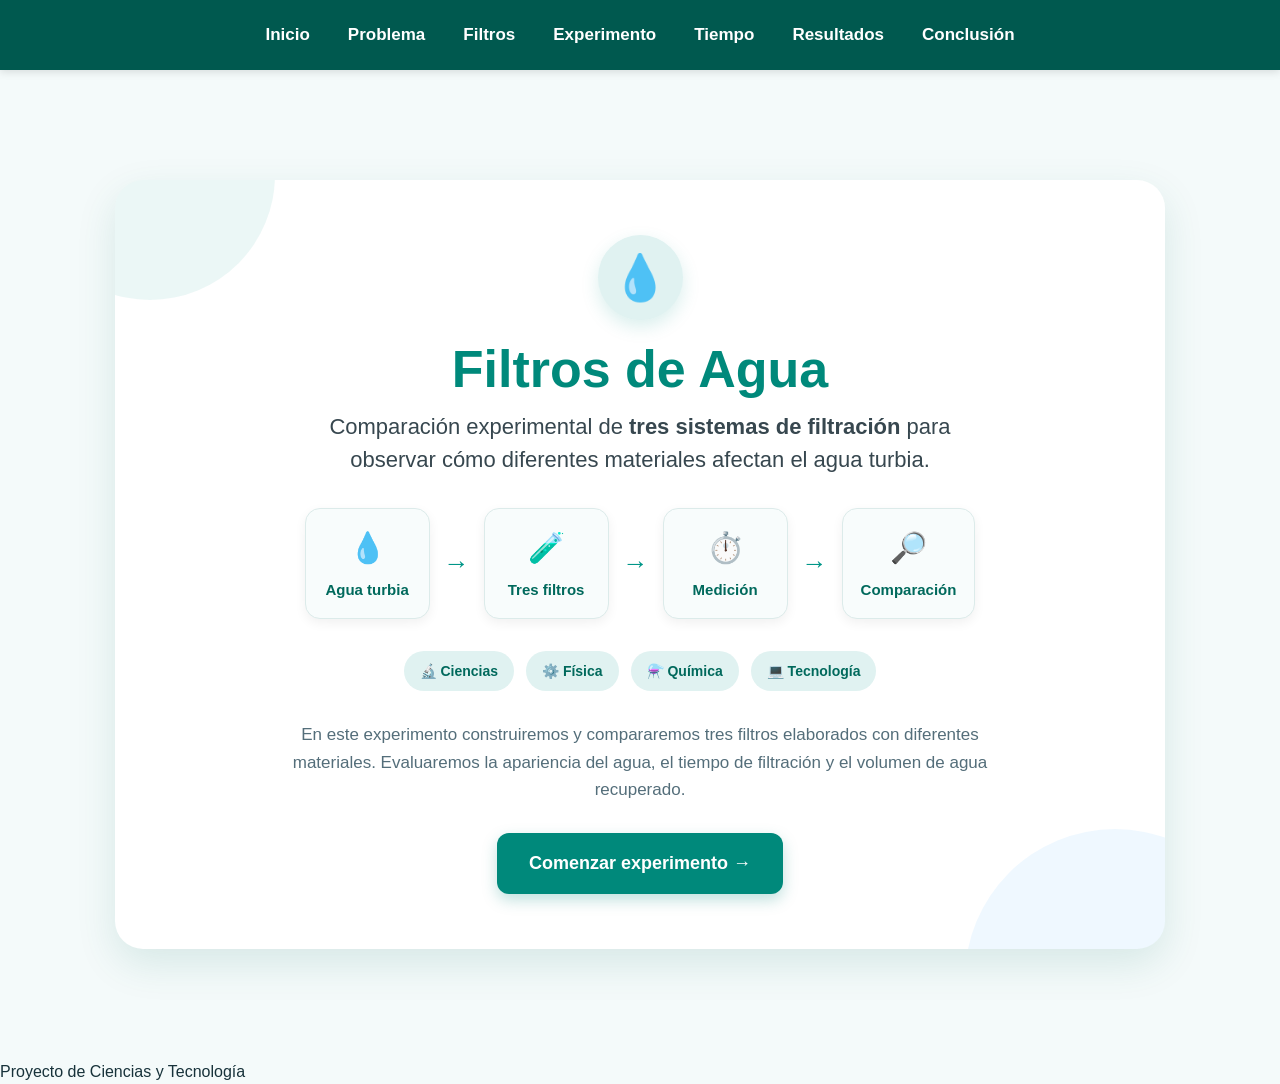
<file: index.html>
<!DOCTYPE html>
<html lang="es">

<head>

<meta charset="UTF-8">

<meta name="viewport"
content="width=device-width, initial-scale=1.0">

<title>Filtros de Agua</title>

<link rel="stylesheet" href="estilos.css">


<style>

/* =========================================
   PORTADA
========================================= */

body {
    margin: 0;
    background: #f4fafa;
}


/* CONTENEDOR PRINCIPAL */

.inicio {
    min-height: calc(100vh - 70px);

    display: flex;
    align-items: center;
    justify-content: center;

    padding: 50px 25px;

    box-sizing: border-box;
}


/* TARJETA PRINCIPAL */

.portada {
    width: 100%;
    max-width: 1050px;

    background: white;

    border-radius: 28px;

    padding: 55px 60px;

    text-align: center;

    box-shadow:
        0 15px 40px rgba(0, 105, 92, 0.12);

    position: relative;
    overflow: hidden;
}


/* DECORACIÓN SUPERIOR */

.portada::before {
    content: "";

    position: absolute;

    width: 250px;
    height: 250px;

    border-radius: 50%;

    background: rgba(0, 150, 136, 0.08);

    top: -130px;
    left: -90px;
}


.portada::after {
    content: "";

    position: absolute;

    width: 300px;
    height: 300px;

    border-radius: 50%;

    background: rgba(33, 150, 243, 0.07);

    bottom: -180px;
    right: -100px;
}


/* CONTENIDO POR ENCIMA DE LA DECORACIÓN */

.contenido-portada {
    position: relative;
    z-index: 2;
}


/* GOTA */

.gota-inicio {
    width: 85px;
    height: 85px;

    margin: 0 auto 18px;

    display: flex;
    justify-content: center;
    align-items: center;

    background: #e0f2f1;

    border-radius: 50%;

    font-size: 45px;

    box-shadow:
        0 7px 18px rgba(0, 150, 136, 0.15);
}


/* TÍTULO */

.portada h1 {
    color: #00897b;

    font-size: 52px;

    margin: 10px 0;
}


/* SUBTÍTULO */

.subtitulo-inicio {
    color: #37474f;

    font-size: 22px;

    line-height: 1.5;

    margin: 0 auto 28px;

    max-width: 700px;
}


/* =========================================
   MINI REPRESENTACIÓN DEL EXPERIMENTO
========================================= */

.proceso {
    display: flex;

    justify-content: center;
    align-items: center;

    gap: 14px;

    margin: 32px auto;

    flex-wrap: wrap;
}


/* ELEMENTOS */

.paso-inicio {
    min-width: 125px;

    background: #f8fcfc;

    border: 1px solid #dcebea;

    border-radius: 15px;

    padding: 15px 18px;

    box-shadow:
        0 4px 12px rgba(0,0,0,0.06);
}


.paso-inicio .icono {
    display: block;

    font-size: 30px;

    margin-bottom: 5px;
}


.paso-inicio strong {
    color: #00695c;

    font-size: 15px;
}


/* FLECHAS */

.flecha-inicio {
    color: #009688;

    font-size: 26px;

    font-weight: bold;
}


/* =========================================
   ÁREAS DEL PROYECTO
========================================= */

.areas {
    display: flex;

    justify-content: center;

    gap: 12px;

    flex-wrap: wrap;

    margin: 30px 0;
}


.area {
    background: #e0f2f1;

    color: #00695c;

    padding: 9px 16px;

    border-radius: 30px;

    font-size: 14px;

    font-weight: bold;
}


/* =========================================
   TEXTO DEL PROYECTO
========================================= */

.descripcion-proyecto {
    max-width: 750px;

    margin: 0 auto 30px;

    color: #546e7a;

    font-size: 17px;

    line-height: 1.6;
}


/* =========================================
   BOTÓN
========================================= */

.boton-comenzar {
    display: inline-block;

    background: #00897b;

    color: white;

    text-decoration: none;

    padding: 16px 32px;

    border-radius: 12px;

    font-size: 18px;

    font-weight: bold;

    box-shadow:
        0 6px 15px rgba(0, 137, 123, 0.25);

    transition:
        transform 0.2s ease,
        background 0.2s ease,
        box-shadow 0.2s ease;
}


.boton-comenzar:hover {
    background: #00695c;

    transform: translateY(-3px);

    box-shadow:
        0 9px 20px rgba(0, 105, 92, 0.30);
}


/* =========================================
   CELULAR
========================================= */

@media screen and (max-width: 700px) {

    .inicio {
        padding: 25px 15px;
    }


    .portada {
        padding: 35px 20px;

        border-radius: 20px;
    }


    .portada h1 {
        font-size: 38px;
    }


    .subtitulo-inicio {
        font-size: 18px;
    }


    .proceso {
        flex-direction: column;
    }


    .flecha-inicio {
        transform: rotate(90deg);
    }


    .paso-inicio {
        width: 80%;
    }


    .boton-comenzar {
        width: 100%;

        box-sizing: border-box;
    }

}

</style>

</head>



<body>


<!-- =====================================
     MENÚ
====================================== -->

<nav>

<a href="index.html" class="activo">Inicio</a>

<a href="problema.html">Problema</a>

<a href="filtros.html">Filtros</a>

<a href="experimento.html">Experimento</a>

<a href="tiempo.html">Tiempo</a>

<a href="resultados.html">Resultados</a>

<a href="conclusion.html">Conclusión</a>

</nav>



<!-- =====================================
     PORTADA
====================================== -->

<main class="inicio">


<section class="portada">


<div class="contenido-portada">


<!-- GOTA -->

<div class="gota-inicio">
💧
</div>



<!-- TÍTULO -->

<h1>
Filtros de Agua
</h1>



<!-- SUBTÍTULO -->

<p class="subtitulo-inicio">

Comparación experimental de
<strong>tres sistemas de filtración</strong>
para observar cómo diferentes materiales
afectan el agua turbia.

</p>



<!-- =====================================
     REPRESENTACIÓN DEL EXPERIMENTO
====================================== -->

<div class="proceso">


<div class="paso-inicio">

<span class="icono">
💧
</span>

<strong>
Agua turbia
</strong>

</div>


<span class="flecha-inicio">
→
</span>


<div class="paso-inicio">

<span class="icono">
🧪
</span>

<strong>
Tres filtros
</strong>

</div>


<span class="flecha-inicio">
→
</span>


<div class="paso-inicio">

<span class="icono">
⏱️
</span>

<strong>
Medición
</strong>

</div>


<span class="flecha-inicio">
→
</span>


<div class="paso-inicio">

<span class="icono">
🔎
</span>

<strong>
Comparación
</strong>

</div>


</div>



<!-- =====================================
     ÁREAS
====================================== -->

<div class="areas">

<span class="area">
🔬 Ciencias
</span>

<span class="area">
⚙️ Física
</span>

<span class="area">
⚗️ Química
</span>

<span class="area">
💻 Tecnología
</span>

</div>



<!-- DESCRIPCIÓN -->

<p class="descripcion-proyecto">

En este experimento construiremos y compararemos
tres filtros elaborados con diferentes materiales.
Evaluaremos la apariencia del agua, el tiempo de
filtración y el volumen de agua recuperado.

</p>



<!-- BOTÓN -->

<a
href="problema.html"
class="boton-comenzar">

Comenzar experimento →

</a>


</div>


</section>


</main>



<!-- =====================================
     PIE DE PÁGINA
====================================== -->

<footer>

Proyecto de Ciencias y Tecnología

</footer>


</body>

</html>
</file>
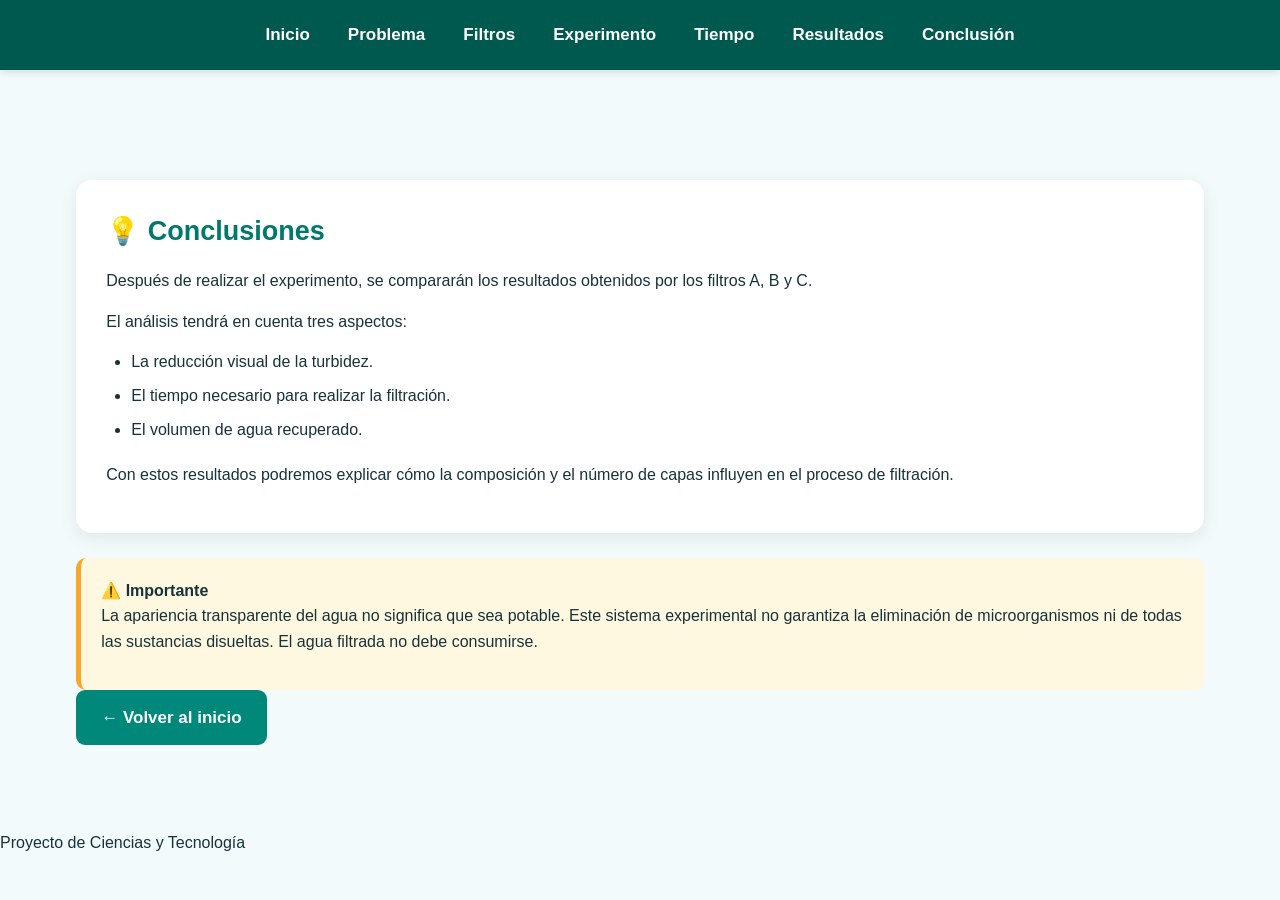
<file: conclusion.html>
<!DOCTYPE html>

<html lang="es">

<head>

<meta charset="UTF-8">

<title>Conclusiones</title>

<link rel="stylesheet" href="estilos.css">

</head>


<body>


<nav>

<a href="index.html">Inicio</a>

<a href="problema.html">Problema</a>

<a href="filtros.html">Filtros</a>

<a href="experimento.html">Experimento</a>

<a href="tiempo.html">Tiempo</a>

<a href="resultados.html">Resultados</a>

<a href="conclusion.html" class="activo">Conclusión</a>

</nav>


<div class="contenedor">


<div class="conclusion">

<h2>💡 Conclusiones</h2>

<p>

Después de realizar el experimento,
se compararán los resultados obtenidos
por los filtros A, B y C.

</p>

<p>

El análisis tendrá en cuenta tres aspectos:

</p>

<ul>

<li>La reducción visual de la turbidez.</li>

<li>El tiempo necesario para realizar la filtración.</li>

<li>El volumen de agua recuperado.</li>

</ul>

<p>

Con estos resultados podremos explicar
cómo la composición y el número de capas
influyen en el proceso de filtración.

</p>

</div>


<div class="advertencia">

<strong>⚠️ Importante</strong>

<p>

La apariencia transparente del agua
no significa que sea potable.

Este sistema experimental no garantiza
la eliminación de microorganismos
ni de todas las sustancias disueltas.

El agua filtrada no debe consumirse.

</p>

</div>


<a class="boton" href="index.html">
← Volver al inicio
</a>


</div>


<footer>

Proyecto de Ciencias y Tecnología

</footer>


</body>

</html>
</file>
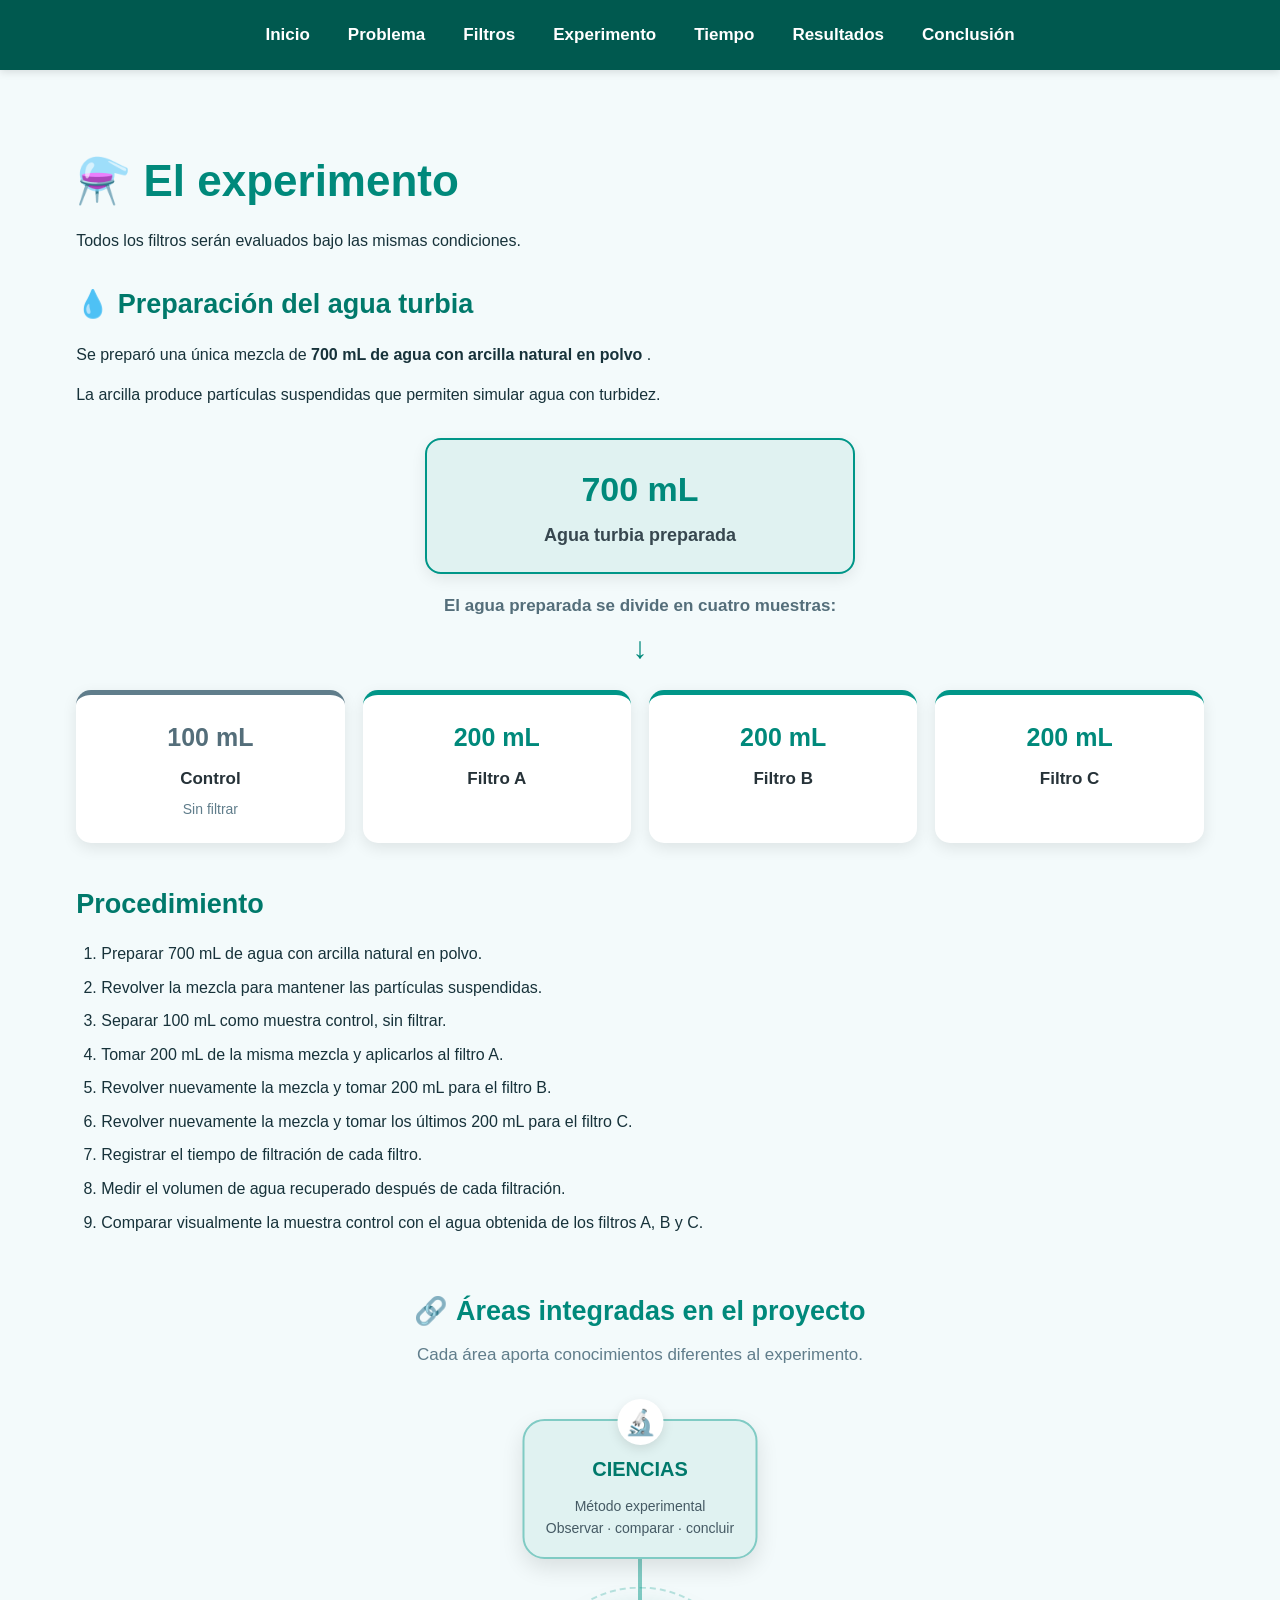
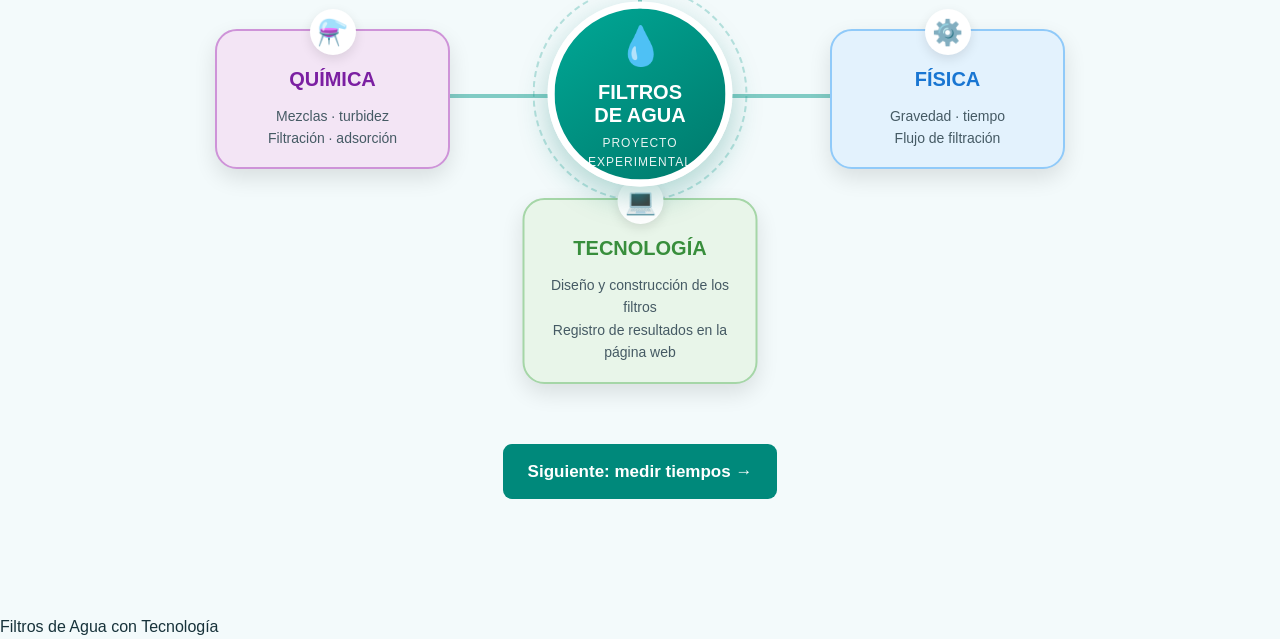
<file: experimento.html>
<!DOCTYPE html>
<html lang="es">

<head>

<meta charset="UTF-8">
<meta name="viewport" content="width=device-width, initial-scale=1.0">

<title>Experimento</title>

<link rel="stylesheet" href="estilos.css">

<style>

/* ==================================================
   PREPARACIÓN DEL AGUA TURBIA
================================================== */

.preparacion-agua {
    margin-top: 30px;
}

.agua-total {
    max-width: 430px;
    margin: 30px auto 15px;
    padding: 22px;

    background: #e0f2f1;
    border: 2px solid #009688;
    border-radius: 16px;

    text-align: center;

    box-shadow: 0 5px 15px rgba(0,0,0,0.08);
}

.agua-total .cantidad {
    display: block;
    color: #00897b;
    font-size: 34px;
    font-weight: bold;
    margin-bottom: 5px;
}

.agua-total .texto {
    font-size: 18px;
    font-weight: bold;
    color: #37474f;
}

.division-texto {
    text-align: center;
    color: #546e7a;
    font-size: 17px;
    font-weight: bold;
    margin: 18px 0;
}

.division-texto .flecha {
    display: block;
    font-size: 30px;
    color: #00897b;
    margin-top: 5px;
}


/* CUATRO MUESTRAS */

.distribucion-agua {
    display: grid;
    grid-template-columns: repeat(4, 1fr);
    gap: 18px;
    margin-top: 10px;
    margin-bottom: 40px;
}

.muestra-agua {
    background: white;
    border-radius: 15px;
    padding: 22px 12px;
    text-align: center;
    border-top: 5px solid #009688;
    box-shadow: 0 5px 15px rgba(0,0,0,0.09);
}

.muestra-agua .cantidad {
    display: block;
    color: #00897b;
    font-size: 25px;
    font-weight: bold;
    margin-bottom: 8px;
}

.muestra-agua .nombre {
    display: block;
    color: #263238;
    font-size: 17px;
    font-weight: bold;
}

.muestra-agua small {
    display: block;
    color: #607d8b;
    margin-top: 6px;
    font-size: 14px;
}

.muestra-control {
    border-top-color: #607d8b;
}

.muestra-control .cantidad {
    color: #546e7a;
}


/* ==================================================
   ÁREAS INTEGRADAS
================================================== */

.areas-integradas {
    margin-top: 55px;
    margin-bottom: 50px;
}

.titulo-areas {
    text-align: center;
    margin-bottom: 10px;
}

.titulo-areas h2 {
    color: #00897b;
    margin-bottom: 8px;
}

.titulo-areas p {
    color: #607d8b;
    font-size: 17px;
    margin-top: 0;
}


/* ==================================================
   SMARTART
================================================== */

.smartart {
    position: relative;
    width: 100%;
    max-width: 900px;
    height: 600px;
    margin: 25px auto 0;
}


/* CONECTORES */

.conector {
    position: absolute;
    background: #80cbc4;
    z-index: 1;
}

.linea-arriba {
    width: 4px;
    height: 105px;
    left: 50%;
    top: 145px;
    transform: translateX(-50%);
}

.linea-abajo {
    width: 4px;
    height: 105px;
    left: 50%;
    top: 350px;
    transform: translateX(-50%);
}

.linea-izquierda {
    height: 4px;
    width: 155px;
    left: calc(50% - 245px);
    top: 300px;
}

.linea-derecha {
    height: 4px;
    width: 155px;
    left: calc(50% + 90px);
    top: 300px;
}


/* FIGURAS */

.figura-area {
    position: absolute;

    width: 235px;
    min-height: 125px;

    box-sizing: border-box;

    padding: 18px 20px;

    text-align: center;

    border-radius: 22px;

    z-index: 3;

    box-shadow: 0 9px 22px rgba(0,0,0,0.11);

    transition:
        transform 0.25s ease,
        box-shadow 0.25s ease;
}

.figura-area:hover {
    transform: translateY(-5px);
    box-shadow: 0 14px 28px rgba(0,0,0,0.15);
}

.figura-area .icono-area {
    width: 46px;
    height: 46px;

    margin: -40px auto 8px;

    background: white;

    border-radius: 50%;

    display: flex;

    align-items: center;
    justify-content: center;

    font-size: 25px;

    box-shadow: 0 4px 12px rgba(0,0,0,0.10);
}

.figura-area h3 {
    margin: 5px 0 10px;
    font-size: 20px;
}

.figura-area p {
    margin: 0;
    font-size: 14px;
    line-height: 1.6;
    color: #455a64;
}


/* CIENCIAS */

.ciencias {
    top: 25px;
    left: 50%;

    transform: translateX(-50%);

    background: #e0f2f1;
    border: 2px solid #80cbc4;
}

.ciencias:hover {
    transform:
        translateX(-50%)
        translateY(-5px);
}

.ciencias h3 {
    color: #00796b;
}


/* QUÍMICA */

.quimica {
    left: 25px;
    top: 235px;

    background: #f3e5f5;
    border: 2px solid #ce93d8;
}

.quimica h3 {
    color: #7b1fa2;
}


/* FÍSICA */

.fisica {
    right: 25px;
    top: 235px;

    background: #e3f2fd;
    border: 2px solid #90caf9;
}

.fisica h3 {
    color: #1976d2;
}


/* TECNOLOGÍA */

.tecnologia {
    bottom: 10px;
    left: 50%;

    transform: translateX(-50%);

    background: #e8f5e9;
    border: 2px solid #a5d6a7;
}

.tecnologia:hover {
    transform:
        translateX(-50%)
        translateY(-5px);
}

.tecnologia h3 {
    color: #388e3c;
}


/* CENTRO */

.centro-proyecto {
    position: absolute;

    left: 50%;
    top: 300px;

    transform: translate(-50%, -50%);

    width: 185px;
    height: 185px;

    border-radius: 50%;

    background:
        linear-gradient(
            145deg,
            #00a896,
            #00796b
        );

    color: white;

    display: flex;
    flex-direction: column;

    align-items: center;
    justify-content: center;

    text-align: center;

    box-sizing: border-box;

    padding: 20px;

    z-index: 5;

    border: 7px solid white;

    box-shadow:
        0 12px 30px rgba(0,121,107,0.28);
}

.centro-proyecto .gota-centro {
    font-size: 38px;
    margin-bottom: 4px;
}

.centro-proyecto strong {
    font-size: 20px;
    line-height: 1.15;
}

.centro-proyecto span {
    margin-top: 7px;
    font-size: 12px;
    opacity: 0.9;
    text-transform: uppercase;
    letter-spacing: 1px;
}

.anillo-centro {
    position: absolute;

    left: 50%;
    top: 300px;

    transform: translate(-50%, -50%);

    width: 215px;
    height: 215px;

    border-radius: 50%;

    border:
        2px dashed rgba(0,150,136,0.25);

    z-index: 2;
}


/* BOTÓN */

.boton-siguiente {
    text-align: center;
    margin-top: 30px;
    margin-bottom: 30px;
}


/* ==================================================
   CELULAR
================================================== */

@media screen and (max-width: 750px) {

    .distribucion-agua {
        grid-template-columns: repeat(2, 1fr);
    }

    .smartart {
        height: auto;

        display: flex;
        flex-direction: column;

        align-items: center;

        gap: 28px;

        margin-top: 35px;
    }

    .figura-area,
    .centro-proyecto {
        position: relative;

        top: auto;
        left: auto;
        right: auto;
        bottom: auto;

        transform: none;
    }

    .figura-area {
        width: 85%;
        max-width: 320px;

        margin-top: 20px;
    }

    .figura-area:hover,
    .ciencias:hover,
    .tecnologia:hover {
        transform: translateY(-4px);
    }

    .centro-proyecto {
        width: 170px;
        height: 170px;

        order: -1;
    }

    .ciencias,
    .quimica,
    .fisica,
    .tecnologia {
        transform: none;
    }

    .conector,
    .anillo-centro {
        display: none;
    }
}


@media screen and (max-width: 450px) {

    .distribucion-agua {
        grid-template-columns: 1fr;
    }

}

</style>

</head>


<body>


<nav>

<a href="index.html">Inicio</a>

<a href="problema.html">Problema</a>

<a href="filtros.html">Filtros</a>

<a href="experimento.html" class="activo">Experimento</a>

<a href="tiempo.html">Tiempo</a>

<a href="resultados.html">Resultados</a>

<a href="conclusion.html">Conclusión</a>

</nav>



<div class="contenedor">


<div class="titulo-pagina">

<h1>⚗️ El experimento</h1>

<p>
Todos los filtros serán evaluados
bajo las mismas condiciones.
</p>

</div>



<!-- PREPARACIÓN -->

<section class="preparacion-agua">


<h2>💧 Preparación del agua turbia</h2>


<p>

Se preparó una única mezcla de

<strong>
700 mL de agua con arcilla natural en polvo
</strong>.

</p>


<p>

La arcilla produce partículas suspendidas
que permiten simular agua con turbidez.

</p>



<div class="agua-total">

<span class="cantidad">
700 mL
</span>

<span class="texto">
Agua turbia preparada
</span>

</div>



<div class="division-texto">

El agua preparada se divide
en cuatro muestras:

<span class="flecha">
↓
</span>

</div>



<div class="distribucion-agua">


<div class="muestra-agua muestra-control">

<span class="cantidad">
100 mL
</span>

<span class="nombre">
Control
</span>

<small>
Sin filtrar
</small>

</div>



<div class="muestra-agua">

<span class="cantidad">
200 mL
</span>

<span class="nombre">
Filtro A
</span>

</div>



<div class="muestra-agua">

<span class="cantidad">
200 mL
</span>

<span class="nombre">
Filtro B
</span>

</div>



<div class="muestra-agua">

<span class="cantidad">
200 mL
</span>

<span class="nombre">
Filtro C
</span>

</div>


</div>


</section>



<!-- PROCEDIMIENTO -->

<h2>Procedimiento</h2>


<ol>

<li>
Preparar 700 mL de agua con arcilla natural en polvo.
</li>

<li>
Revolver la mezcla para mantener las partículas suspendidas.
</li>

<li>
Separar 100 mL como muestra control, sin filtrar.
</li>

<li>
Tomar 200 mL de la misma mezcla y aplicarlos al filtro A.
</li>

<li>
Revolver nuevamente la mezcla y tomar 200 mL para el filtro B.
</li>

<li>
Revolver nuevamente la mezcla y tomar los últimos 200 mL para el filtro C.
</li>

<li>
Registrar el tiempo de filtración de cada filtro.
</li>

<li>
Medir el volumen de agua recuperado después de cada filtración.
</li>

<li>
Comparar visualmente la muestra control
con el agua obtenida de los filtros A, B y C.
</li>

</ol>



<!-- ÁREAS INTEGRADAS -->

<section class="areas-integradas">


<div class="titulo-areas">

<h2>🔗 Áreas integradas en el proyecto</h2>

<p>
Cada área aporta conocimientos diferentes
al experimento.
</p>

</div>



<div class="smartart">


<div class="conector linea-arriba"></div>

<div class="conector linea-abajo"></div>

<div class="conector linea-izquierda"></div>

<div class="conector linea-derecha"></div>

<div class="anillo-centro"></div>



<div class="figura-area ciencias">

<div class="icono-area">
🔬
</div>

<h3>CIENCIAS</h3>

<p>
Método experimental<br>
Observar · comparar · concluir
</p>

</div>



<div class="figura-area quimica">

<div class="icono-area">
⚗️
</div>

<h3>QUÍMICA</h3>

<p>
Mezclas · turbidez<br>
Filtración · adsorción
</p>

</div>



<div class="figura-area fisica">

<div class="icono-area">
⚙️
</div>

<h3>FÍSICA</h3>

<p>
Gravedad · tiempo<br>
Flujo de filtración
</p>

</div>



<div class="figura-area tecnologia">

<div class="icono-area">
💻
</div>

<h3>TECNOLOGÍA</h3>

<p>
Diseño y construcción de los filtros<br>
Registro de resultados en la página web
</p>

</div>



<div class="centro-proyecto">

<div class="gota-centro">
💧
</div>

<strong>
FILTROS<br>
DE AGUA
</strong>

<span>
Proyecto experimental
</span>

</div>


</div>


</section>



<div class="boton-siguiente">

<a class="boton" href="tiempo.html">

Siguiente: medir tiempos →

</a>

</div>


</div>



<footer>

Filtros de Agua con Tecnología

</footer>


</body>

</html>
</file>
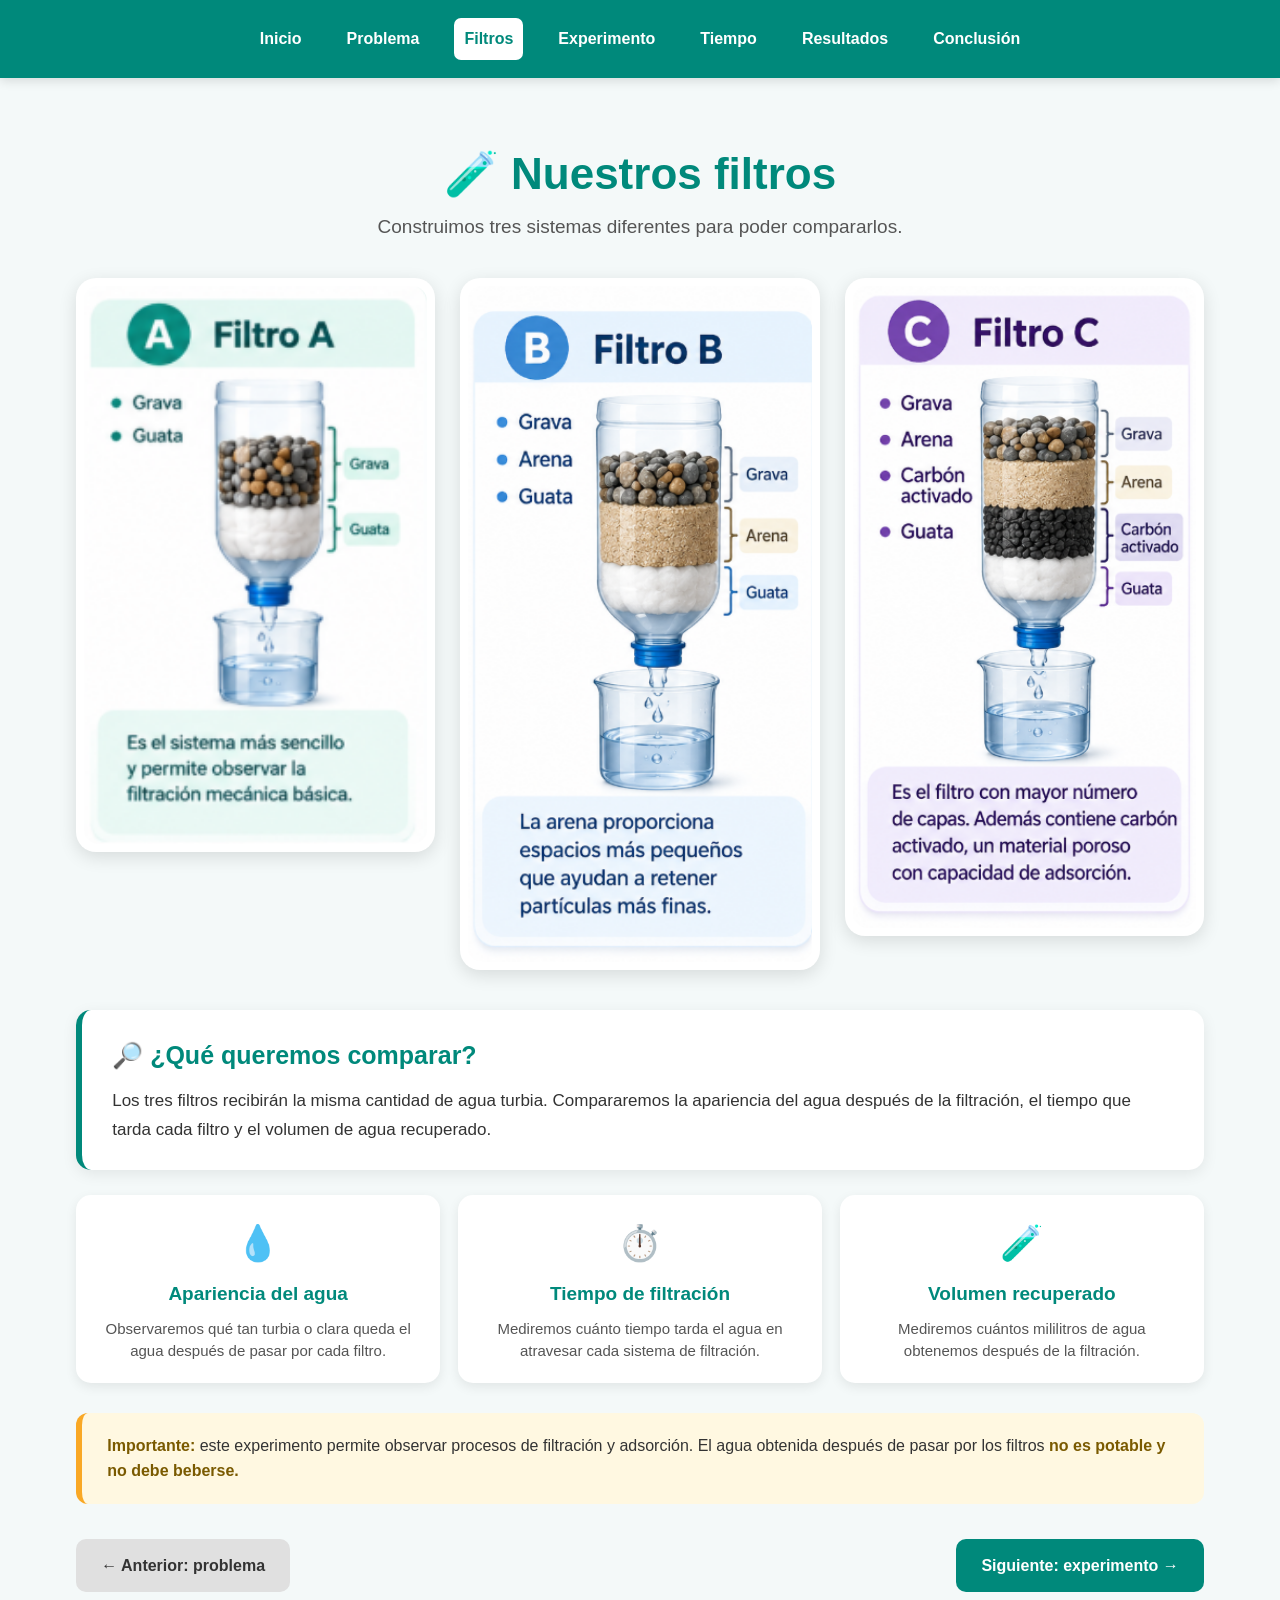
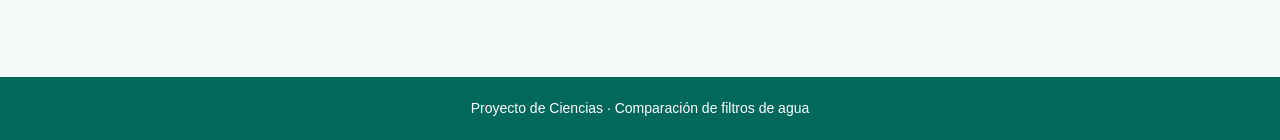
<file: filtros.html>
<!DOCTYPE html>
<html lang="es">

<head>
    <meta charset="UTF-8">

    <!-- IMPORTANTE PARA QUE SE VEA BIEN EN CELULAR -->
    <meta name="viewport" content="width=device-width, initial-scale=1.0">

    <title>Nuestros filtros | Proyecto de Ciencias</title>

    <!-- ARCHIVO GENERAL DE ESTILOS -->
    <link rel="stylesheet" href="estilos.css">


    <!-- ESTILOS ESPECÍFICOS DE ESTA PÁGINA -->
    <style>

        * {
            box-sizing: border-box;
        }


        /* =========================
           CUERPO DE LA PÁGINA
        ========================= */

        body {
            margin: 0;
            font-family: Arial, Helvetica, sans-serif;
            background-color: #f4f9f9;
            color: #333;
        }


        /* =========================
           MENÚ DE NAVEGACIÓN
        ========================= */

        nav {
            background-color: #00897b;
            padding: 18px 20px;

            display: flex;
            justify-content: center;
            align-items: center;

            gap: 25px;

            flex-wrap: wrap;

            box-shadow: 0 3px 10px rgba(0, 0, 0, 0.12);
        }


        nav a {
            color: white;
            text-decoration: none;

            font-size: 16px;
            font-weight: bold;

            padding: 8px 10px;

            border-radius: 7px;

            transition: background-color 0.2s;
        }


        nav a:hover {
            background-color: rgba(255, 255, 255, 0.20);
        }


        /* PÁGINA ACTUAL */

        nav a.activo {
            background-color: white;
            color: #00897b;
        }


        /* =========================
           CONTENIDO PRINCIPAL
        ========================= */

        .contenedor {
            width: 92%;
            max-width: 1250px;

            margin: 45px auto 60px auto;
        }


        /* =========================
           ENCABEZADO
        ========================= */

        .encabezado {
            text-align: center;
            margin-bottom: 35px;
        }


        .encabezado h1 {
            color: #00897b;

            font-size: 44px;

            margin: 0 0 12px 0;
        }


        .encabezado p {
            font-size: 19px;

            color: #555;

            margin: 0;
        }


        /* =========================
           TARJETAS DE FILTROS
        ========================= */

        .tarjetas-filtros {
            display: grid;

            grid-template-columns:
                repeat(3, minmax(0, 1fr));

            gap: 25px;

            align-items: start;
        }


        .tarjeta-filtro {
            background-color: white;

            padding: 8px;

            border-radius: 20px;

            box-shadow:
                0 5px 18px rgba(0, 0, 0, 0.12);

            overflow: hidden;

            transition:
                transform 0.25s ease,
                box-shadow 0.25s ease;
        }


        .tarjeta-filtro:hover {
            transform: translateY(-6px);

            box-shadow:
                0 10px 25px rgba(0, 0, 0, 0.17);
        }


        /* =========================
           IMÁGENES
        ========================= */

        .imagen-filtro {
            display: block;

            width: 100%;

            height: auto;

            border-radius: 15px;
        }


        /* =========================
           EXPLICACIÓN
        ========================= */

        .comparacion {
            margin-top: 40px;

            background-color: white;

            border-left: 6px solid #00897b;

            border-radius: 15px;

            padding: 25px 30px;

            box-shadow:
                0 4px 15px rgba(0, 0, 0, 0.08);
        }


        .comparacion h2 {
            color: #00897b;

            font-size: 25px;

            margin-top: 0;

            margin-bottom: 12px;
        }


        .comparacion p {
            font-size: 17px;

            line-height: 1.7;

            margin: 0;
        }


        /* =========================
           VARIABLES
        ========================= */

        .variables {
            margin-top: 25px;

            display: grid;

            grid-template-columns:
                repeat(3, 1fr);

            gap: 18px;
        }


        .variable {
            background-color: white;

            padding: 20px;

            border-radius: 15px;

            text-align: center;

            box-shadow:
                0 4px 12px rgba(0, 0, 0, 0.08);
        }


        .variable .icono {
            font-size: 35px;

            margin-bottom: 8px;
        }


        .variable h3 {
            color: #00897b;

            margin: 5px 0 8px 0;

            font-size: 19px;
        }


        .variable p {
            margin: 0;

            font-size: 15px;

            line-height: 1.5;

            color: #555;
        }


        /* =========================
           AVISO
        ========================= */

        .aviso {
            margin-top: 30px;

            background-color: #fff8e1;

            border-left: 6px solid #f9a825;

            border-radius: 12px;

            padding: 20px 25px;

            line-height: 1.6;
        }


        .aviso strong {
            color: #7a5a00;
        }


        /* =========================
           BOTONES
        ========================= */

        .botones {
            margin-top: 35px;

            display: flex;

            justify-content: space-between;

            align-items: center;

            gap: 15px;
        }


        .boton {
            display: inline-block;

            padding: 14px 25px;

            border-radius: 10px;

            text-decoration: none;

            font-size: 16px;

            font-weight: bold;

            transition:
                transform 0.2s,
                background-color 0.2s;
        }


        .boton:hover {
            transform: translateY(-2px);
        }


        .boton-anterior {
            background-color: #e0e0e0;

            color: #333;
        }


        .boton-anterior:hover {
            background-color: #d0d0d0;
        }


        .boton-siguiente {
            background-color: #00897b;

            color: white;
        }


        .boton-siguiente:hover {
            background-color: #00695c;
        }


        /* =========================
           PIE DE PÁGINA
        ========================= */

        footer {
            margin-top: 60px;

            background-color: #00695c;

            color: white;

            text-align: center;

            padding: 20px;

            font-size: 14px;
        }


        /* =========================
           TABLET
        ========================= */

        @media screen and (max-width: 950px) {

            .tarjetas-filtros {
                grid-template-columns:
                    repeat(2, 1fr);
            }


            .tarjeta-filtro:last-child {
                grid-column: 1 / -1;

                max-width: 450px;

                margin: 0 auto;
            }


            .variables {
                grid-template-columns: 1fr;
            }

        }


        /* =========================
           CELULAR
        ========================= */

        @media screen and (max-width: 600px) {

            nav {
                gap: 5px;

                padding: 12px 8px;
            }


            nav a {
                font-size: 13px;

                padding: 7px 6px;
            }


            .contenedor {
                width: 100%;

                padding: 0 15px;

                margin-top: 25px;
            }


            .encabezado h1 {
                font-size: 31px;
            }


            .encabezado p {
                font-size: 16px;

                line-height: 1.5;
            }


            .tarjetas-filtros {
                grid-template-columns: 1fr;

                gap: 25px;
            }


            .tarjeta-filtro,
            .tarjeta-filtro:last-child {
                width: 100%;

                max-width: 400px;

                margin: 0 auto;

                grid-column: auto;
            }


            .comparacion {
                padding: 20px;

                margin-top: 30px;
            }


            .comparacion h2 {
                font-size: 22px;
            }


            .comparacion p {
                font-size: 16px;
            }


            .variables {
                grid-template-columns: 1fr;
            }


            .botones {
                flex-direction: column;
            }


            .boton {
                width: 100%;

                text-align: center;
            }

        }

    </style>

</head>


<body>


    <!-- =========================
         MENÚ
    ========================== -->

    <nav>

        <a href="index.html">
            Inicio
        </a>

        <a href="problema.html">
            Problema
        </a>

        <a href="filtros.html" class="activo">
            Filtros
        </a>

        <a href="experimento.html">
            Experimento
        </a>

        <a href="tiempo.html">
            Tiempo
        </a>

        <a href="resultados.html">
            Resultados
        </a>

        <a href="conclusion.html">
            Conclusión
        </a>

    </nav>



    <!-- =========================
         CONTENIDO
    ========================== -->

    <main class="contenedor">


        <!-- ENCABEZADO -->

        <section class="encabezado">

            <h1>
                🧪 Nuestros filtros
            </h1>

            <p>
                Construimos tres sistemas diferentes
                para poder compararlos.
            </p>

        </section>



        <!-- =========================
             FILTROS
        ========================== -->

        <section class="tarjetas-filtros">


            <!-- FILTRO A -->

            <article class="tarjeta-filtro">

                <img
                    src="imagenes/filtro-a.png"
                    alt="Filtro A compuesto por grava y guata"
                    class="imagen-filtro">

            </article>



            <!-- FILTRO B -->

            <article class="tarjeta-filtro">

                <img
                    src="imagenes/filtro-b.png"
                    alt="Filtro B compuesto por grava, arena y guata"
                    class="imagen-filtro">

            </article>



            <!-- FILTRO C -->

            <article class="tarjeta-filtro">

                <img
                    src="imagenes/filtro-c.png"
                    alt="Filtro C compuesto por grava, arena, carbón activado y guata"
                    class="imagen-filtro">

            </article>


        </section>



        <!-- =========================
             QUÉ VAMOS A COMPARAR
        ========================== -->

        <section class="comparacion">

            <h2>
                🔎 ¿Qué queremos comparar?
            </h2>

            <p>
                Los tres filtros recibirán la misma cantidad
                de agua turbia. Compararemos la apariencia
                del agua después de la filtración, el tiempo
                que tarda cada filtro y el volumen de agua
                recuperado.
            </p>

        </section>



        <!-- =========================
             VARIABLES QUE OBSERVAREMOS
        ========================== -->

        <section class="variables">


            <div class="variable">

                <div class="icono">
                    💧
                </div>

                <h3>
                    Apariencia del agua
                </h3>

                <p>
                    Observaremos qué tan turbia o clara
                    queda el agua después de pasar
                    por cada filtro.
                </p>

            </div>



            <div class="variable">

                <div class="icono">
                    ⏱️
                </div>

                <h3>
                    Tiempo de filtración
                </h3>

                <p>
                    Mediremos cuánto tiempo tarda
                    el agua en atravesar cada
                    sistema de filtración.
                </p>

            </div>



            <div class="variable">

                <div class="icono">
                    🧪
                </div>

                <h3>
                    Volumen recuperado
                </h3>

                <p>
                    Mediremos cuántos mililitros
                    de agua obtenemos después
                    de la filtración.
                </p>

            </div>


        </section>



        <!-- =========================
             AVISO DE SEGURIDAD
        ========================== -->

        <section class="aviso">

            <strong>Importante:</strong>

            este experimento permite observar procesos
            de filtración y adsorción. El agua obtenida
            después de pasar por los filtros
            <strong>no es potable y no debe beberse.</strong>

        </section>



        <!-- =========================
             NAVEGACIÓN
        ========================== -->

        <div class="botones">

            <a
                href="problema.html"
                class="boton boton-anterior">

                ← Anterior: problema

            </a>


            <a
                href="experimento.html"
                class="boton boton-siguiente">

                Siguiente: experimento →

            </a>

        </div>


    </main>



    <!-- =========================
         PIE DE PÁGINA
    ========================== -->

    <footer>

        Proyecto de Ciencias ·
        Comparación de filtros de agua

    </footer>


</body>

</html>
</file>
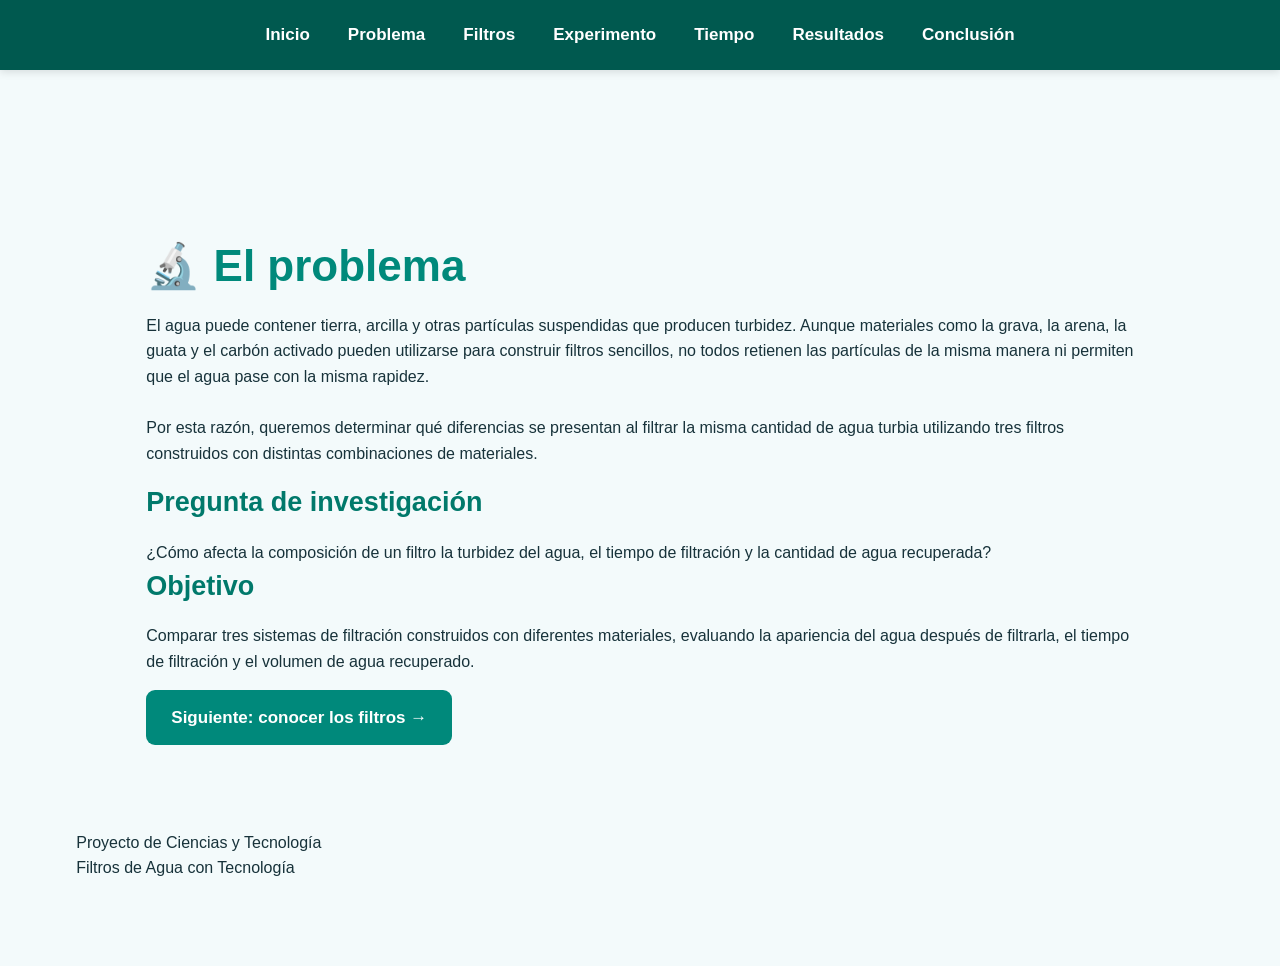
<file: problema.html>
<!DOCTYPE html>

<html lang="es">

<head>

<meta charset="UTF-8">

<meta name="viewport"
content="width=device-width, initial-scale=1.0">

<title>El problema</title>

<link rel="stylesheet" href="estilos.css">

</head>


<body>

<nav>

<a href="index.html">Inicio</a>
<a href="problema.html" class="activo">Problema</a>
<a href="filtros.html">Filtros</a>
<a href="experimento.html">Experimento</a>
<a href="tiempo.html">Tiempo</a>
<a href="resultados.html">Resultados</a>
<a href="conclusion.html">Conclusión</a>

</nav>

<div class="contenedor">

<!-- AQUÍ SIGUE TODO EL CONTENIDO DE PROBLEMA -->


<div class="contenedor">


<div class="titulo-pagina">

<h1>🔬 El problema</h1>

<p>
El agua puede contener tierra, arcilla y otras partículas suspendidas que producen turbidez. Aunque materiales como la grava, la arena, la guata y el carbón activado pueden utilizarse para construir filtros sencillos, no todos retienen las partículas de la misma manera ni permiten que el agua pase con la misma rapidez.

<br><br>

Por esta razón, queremos determinar qué diferencias se presentan al filtrar la misma cantidad de agua turbia utilizando tres filtros construidos con distintas combinaciones de materiales.
</p>

</div>


<h2>Pregunta de investigación</h2>

<div class="pregunta">

¿Cómo afecta la composición de un filtro la turbidez del agua, el tiempo de filtración y la cantidad de agua recuperada?

</div>


<h2>Objetivo</h2>

<p>

Comparar tres sistemas de filtración construidos con diferentes materiales, evaluando la apariencia del agua después de filtrarla, el tiempo de filtración y el volumen de agua recuperado.

</p>


<a class="boton" href="filtros.html">

Siguiente: conocer los filtros →

</a>


</div>


<footer>

    Proyecto de Ciencias y Tecnología

</footer>


</body>

</html>

    Filtros de Agua con Tecnología

</footer>


</body>

</html>
</file>
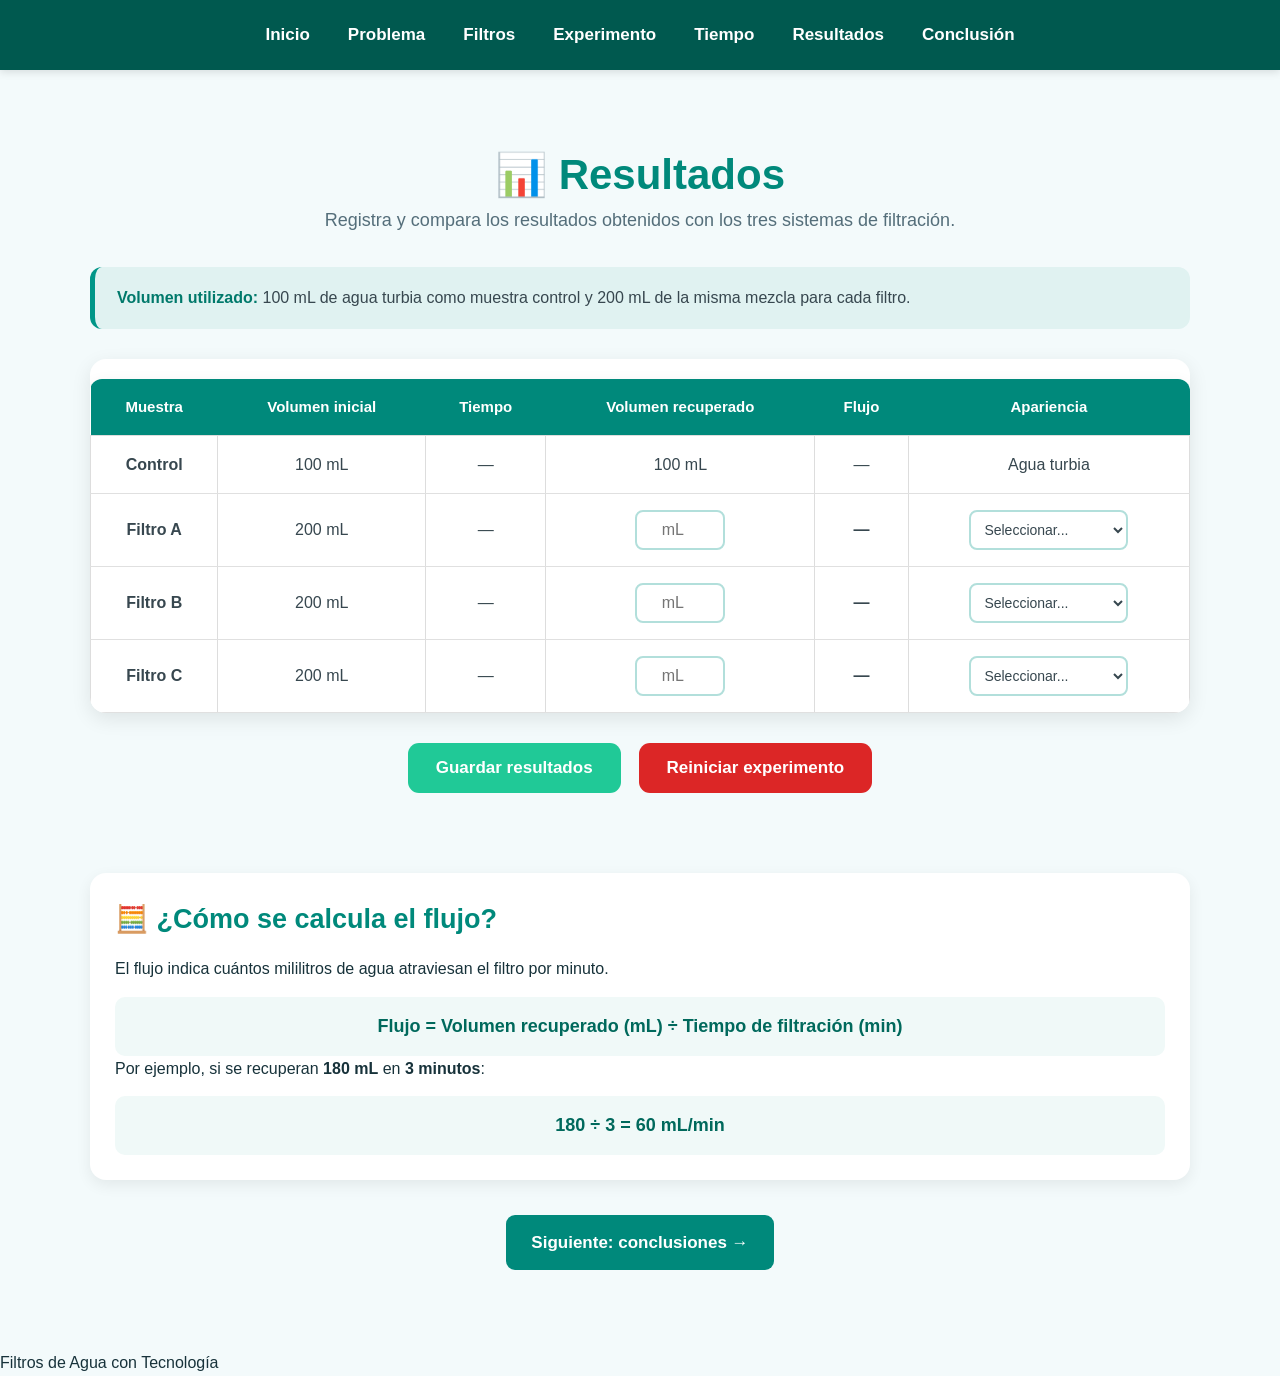
<file: resultados.html>
<!DOCTYPE html>
<html lang="es">

<head>

<meta charset="UTF-8">
<meta name="viewport" content="width=device-width, initial-scale=1.0">

<title>Resultados</title>

<link rel="stylesheet" href="estilos.css">

<style>

/* =========================================
   CONTENEDOR
========================================= */

.contenedor-resultados {
    width: 92%;
    max-width: 1150px;
    margin: 55px auto;
}

.titulo-resultados {
    text-align: center;
    margin-bottom: 35px;
}

.titulo-resultados h1 {
    color: #00897b;
    font-size: 42px;
    margin-bottom: 10px;
}

.titulo-resultados p {
    color: #546e7a;
    font-size: 18px;
}


/* =========================================
   INFORMACIÓN DEL EXPERIMENTO
========================================= */

.info-experimento {
    background: #e0f2f1;
    border-left: 5px solid #009688;
    border-radius: 12px;

    padding: 18px 22px;

    margin-bottom: 30px;

    color: #37474f;

    line-height: 1.6;
}

.info-experimento strong {
    color: #00796b;
}


/* =========================================
   TABLA
========================================= */

.tabla-contenedor {
    overflow-x: auto;

    background: white;

    border-radius: 16px;

    box-shadow:
        0 6px 20px rgba(0,0,0,0.09);

    margin-bottom: 30px;
}

.tabla-resultados {
    width: 100%;

    border-collapse: collapse;

    min-width: 900px;
}

.tabla-resultados th {
    background: #00897b;

    color: white;

    padding: 16px 12px;

    text-align: center;

    font-size: 15px;
}

.tabla-resultados td {
    padding: 16px 10px;

    text-align: center;

    border-bottom: 1px solid #e0e0e0;

    color: #37474f;
}

.tabla-resultados tbody tr:hover {
    background: #f5fbfa;
}

.nombre-filtro {
    font-weight: bold;
    color: #00796b;
}


/* =========================================
   CAMPOS
========================================= */

.tabla-resultados input {
    width: 90px;

    padding: 9px;

    border: 2px solid #b2dfdb;

    border-radius: 8px;

    text-align: center;

    font-size: 16px;

    box-sizing: border-box;
}

.tabla-resultados input:focus {
    outline: none;

    border-color: #00897b;

    box-shadow:
        0 0 0 3px rgba(0,137,123,0.10);
}

.tabla-resultados select {
    padding: 9px;

    border: 2px solid #b2dfdb;

    border-radius: 8px;

    background: white;

    color: #37474f;

    font-size: 14px;
}


/* =========================================
   FLUJO
========================================= */

.flujo {
    font-weight: bold;
    color: #00897b;
}


/* =========================================
   BOTONES
========================================= */

.botones-resultados {
    display: flex;

    justify-content: center;

    gap: 18px;

    flex-wrap: wrap;

    margin-top: 30px;
}

.btn-guardar,
.btn-reiniciar {
    border: none;

    border-radius: 11px;

    padding: 15px 28px;

    font-size: 17px;

    font-weight: bold;

    color: white;

    cursor: pointer;

    transition:
        transform 0.2s ease,
        box-shadow 0.2s ease;
}

.btn-guardar {
    background: #20c997;
}

.btn-reiniciar {
    background: #dc2626;
}

.btn-guardar:hover,
.btn-reiniciar:hover {
    transform: translateY(-2px);

    box-shadow:
        0 5px 12px rgba(0,0,0,0.15);
}


/* =========================================
   MENSAJE
========================================= */

#mensajeResultados {
    text-align: center;

    margin-top: 20px;

    font-weight: bold;

    color: #00897b;

    min-height: 25px;
}


/* =========================================
   EXPLICACIÓN
========================================= */

.explicacion-calculo {
    margin-top: 35px;

    background: white;

    border-radius: 16px;

    padding: 25px;

    box-shadow:
        0 5px 15px rgba(0,0,0,0.07);
}

.explicacion-calculo h2 {
    color: #00897b;

    margin-top: 0;
}

.formula {
    background: #f0f9f8;

    border-radius: 10px;

    padding: 15px;

    margin-top: 15px;

    text-align: center;

    color: #00695c;

    font-size: 18px;

    font-weight: bold;
}


/* =========================================
   BOTÓN CONCLUSIÓN
========================================= */

.siguiente-resultados {
    text-align: center;

    margin-top: 35px;
}


/* =========================================
   CELULAR
========================================= */

@media screen and (max-width: 700px) {

    .contenedor-resultados {
        width: 94%;
        margin-top: 35px;
    }

    .titulo-resultados h1 {
        font-size: 34px;
    }

    .tabla-contenedor {
        box-shadow: none;
        background: transparent;
        overflow: visible;
    }

    .tabla-resultados {
        min-width: 0;
    }

    .tabla-resultados thead {
        display: none;
    }

    .tabla-resultados,
    .tabla-resultados tbody,
    .tabla-resultados tr,
    .tabla-resultados td {
        display: block;
        width: 100%;
        box-sizing: border-box;
    }

    .tabla-resultados tr {
        background: white;

        margin-bottom: 22px;

        border-radius: 16px;

        padding: 12px;

        box-shadow:
            0 5px 15px rgba(0,0,0,0.08);
    }

    .tabla-resultados td {
        display: flex;

        justify-content: space-between;
        align-items: center;

        gap: 15px;

        text-align: right;

        padding: 12px 8px;

        border-bottom:
            1px solid #eeeeee;
    }

    .tabla-resultados td:last-child {
        border-bottom: none;
    }

    .tabla-resultados td::before {
        content: attr(data-label);

        font-weight: bold;

        color: #546e7a;

        text-align: left;
    }

    .tabla-resultados input,
    .tabla-resultados select {
        max-width: 150px;
    }

}


@media screen and (max-width: 450px) {

    .botones-resultados {
        flex-direction: column;
    }

    .btn-guardar,
    .btn-reiniciar {
        width: 100%;
    }

}

</style>

</head>


<body>


<!-- =========================================
     MENÚ
========================================= -->

<nav>

<a href="index.html">Inicio</a>

<a href="problema.html">Problema</a>

<a href="filtros.html">Filtros</a>

<a href="experimento.html">Experimento</a>

<a href="tiempo.html">Tiempo</a>

<a href="resultados.html" class="activo">Resultados</a>

<a href="conclusion.html">Conclusión</a>

</nav>



<main class="contenedor-resultados">


<!-- =========================================
     TÍTULO
========================================= -->

<div class="titulo-resultados">

<h1>📊 Resultados</h1>

<p>
Registra y compara los resultados obtenidos
con los tres sistemas de filtración.
</p>

</div>



<!-- =========================================
     INFORMACIÓN
========================================= -->

<div class="info-experimento">

<strong>Volumen utilizado:</strong>

100 mL de agua turbia como muestra control
y 200 mL de la misma mezcla para cada filtro.

</div>



<!-- =========================================
     TABLA
========================================= -->

<div class="tabla-contenedor">

<table class="tabla-resultados">


<thead>

<tr>

<th>Muestra</th>

<th>Volumen inicial</th>

<th>Tiempo</th>

<th>Volumen recuperado</th>

<th>Flujo</th>

<th>Apariencia</th>

</tr>

</thead>



<tbody>


<!-- CONTROL -->

<tr>

<td
data-label="Muestra"
class="nombre-filtro">

Control

</td>


<td data-label="Volumen inicial">

100 mL

</td>


<td data-label="Tiempo">

—

</td>


<td data-label="Volumen recuperado">

100 mL

</td>


<td data-label="Flujo">

—

</td>


<td data-label="Apariencia">

Agua turbia

</td>

</tr>



<!-- FILTRO A -->

<tr>

<td
data-label="Muestra"
class="nombre-filtro">

Filtro A

</td>


<td data-label="Volumen inicial">

200 mL

</td>


<td
data-label="Tiempo"
id="tiempoA">

—

</td>


<td data-label="Volumen recuperado">

<input
type="number"
id="volumenA"
min="0"
max="200"
placeholder="mL"
oninput="actualizarResultados()">

</td>


<td
data-label="Flujo"
class="flujo"
id="flujoA">

—

</td>


<td data-label="Apariencia">

<select
id="aparienciaA"
onchange="actualizarResultados()">

<option value="">
Seleccionar...
</option>

<option value="Muy turbia">
Muy turbia
</option>

<option value="Turbia">
Turbia
</option>

<option value="Ligeramente turbia">
Ligeramente turbia
</option>

<option value="Más clara">
Más clara
</option>

<option value="Muy clara">
Muy clara
</option>

</select>

</td>

</tr>



<!-- FILTRO B -->

<tr>

<td
data-label="Muestra"
class="nombre-filtro">

Filtro B

</td>


<td data-label="Volumen inicial">

200 mL

</td>


<td
data-label="Tiempo"
id="tiempoB">

—

</td>


<td data-label="Volumen recuperado">

<input
type="number"
id="volumenB"
min="0"
max="200"
placeholder="mL"
oninput="actualizarResultados()">

</td>


<td
data-label="Flujo"
class="flujo"
id="flujoB">

—

</td>


<td data-label="Apariencia">

<select
id="aparienciaB"
onchange="actualizarResultados()">

<option value="">
Seleccionar...
</option>

<option value="Muy turbia">
Muy turbia
</option>

<option value="Turbia">
Turbia
</option>

<option value="Ligeramente turbia">
Ligeramente turbia
</option>

<option value="Más clara">
Más clara
</option>

<option value="Muy clara">
Muy clara
</option>

</select>

</td>

</tr>



<!-- FILTRO C -->

<tr>

<td
data-label="Muestra"
class="nombre-filtro">

Filtro C

</td>


<td data-label="Volumen inicial">

200 mL

</td>


<td
data-label="Tiempo"
id="tiempoC">

—

</td>


<td data-label="Volumen recuperado">

<input
type="number"
id="volumenC"
min="0"
max="200"
placeholder="mL"
oninput="actualizarResultados()">

</td>


<td
data-label="Flujo"
class="flujo"
id="flujoC">

—

</td>


<td data-label="Apariencia">

<select
id="aparienciaC"
onchange="actualizarResultados()">

<option value="">
Seleccionar...
</option>

<option value="Muy turbia">
Muy turbia
</option>

<option value="Turbia">
Turbia
</option>

<option value="Ligeramente turbia">
Ligeramente turbia
</option>

<option value="Más clara">
Más clara
</option>

<option value="Muy clara">
Muy clara
</option>

</select>

</td>

</tr>


</tbody>


</table>

</div>



<!-- =========================================
     BOTONES
========================================= -->

<div class="botones-resultados">

<button
class="btn-guardar"
onclick="guardarResultados()">

Guardar resultados

</button>


<button
class="btn-reiniciar"
onclick="reiniciarExperimento()">

Reiniciar experimento

</button>

</div>


<div id="mensajeResultados"></div>



<!-- =========================================
     EXPLICACIÓN
========================================= -->

<section class="explicacion-calculo">

<h2>🧮 ¿Cómo se calcula el flujo?</h2>

<p>

El flujo indica cuántos mililitros de agua
atraviesan el filtro por minuto.

</p>


<div class="formula">

Flujo =
Volumen recuperado (mL)
÷
Tiempo de filtración (min)

</div>


<p>

Por ejemplo, si se recuperan
<strong>180 mL</strong>
en
<strong>3 minutos</strong>:

</p>


<div class="formula">

180 ÷ 3 = 60 mL/min

</div>

</section>



<!-- =========================================
     SIGUIENTE
========================================= -->

<div class="siguiente-resultados">

<a
class="boton"
href="conclusion.html">

Siguiente: conclusiones →

</a>

</div>


</main>



<footer>

Filtros de Agua con Tecnología

</footer>



<script>

/* =========================================
   CONVERTIR TIEMPO A SEGUNDOS
========================================= */

function tiempoEnSegundos(tiempo) {

    if (!tiempo) {
        return 0;
    }

    return (
        Number(tiempo.minutos || 0) * 60
        +
        Number(tiempo.segundos || 0)
    );

}



/* =========================================
   MOSTRAR TIEMPO
========================================= */

function mostrarTiempo(tiempo) {

    if (!tiempo) {
        return "—";
    }

    const minutos =
        Number(tiempo.minutos || 0);

    const segundos =
        Number(tiempo.segundos || 0);

    if (minutos === 0 && segundos === 0) {
        return "—";
    }

    return (
        minutos +
        " min " +
        segundos +
        " s"
    );

}



/* =========================================
   CALCULAR FLUJO
========================================= */

function calcularFlujo(volumen, tiempo) {

    const segundos =
        tiempoEnSegundos(tiempo);

    if (
        segundos <= 0 ||
        volumen === "" ||
        volumen === null
    ) {

        return "—";

    }

    const volumenNumero =
        Number(volumen);

    if (
        isNaN(volumenNumero) ||
        volumenNumero < 0
    ) {

        return "—";

    }


    const minutos =
        segundos / 60;


    const flujo =
        volumenNumero / minutos;


    return flujo.toFixed(1) + " mL/min";

}



/* =========================================
   LEER LOS TIEMPOS GUARDADOS
========================================= */

function obtenerTiempos() {

    const guardados =
        localStorage.getItem(
            "tiemposFiltros"
        );


    if (!guardados) {

        return {
            A: null,
            B: null,
            C: null
        };

    }


    try {

        return JSON.parse(guardados);

    }

    catch (error) {

        return {
            A: null,
            B: null,
            C: null
        };

    }

}



/* =========================================
   MOSTRAR RESULTADOS EN PANTALLA
   SIN GUARDAR
========================================= */

function calcularResultadosPantalla() {

    const tiempos =
        obtenerTiempos();


    document.getElementById(
        "tiempoA"
    ).textContent =
        mostrarTiempo(tiempos.A);


    document.getElementById(
        "tiempoB"
    ).textContent =
        mostrarTiempo(tiempos.B);


    document.getElementById(
        "tiempoC"
    ).textContent =
        mostrarTiempo(tiempos.C);



    const volumenA =
        document.getElementById(
            "volumenA"
        ).value;


    const volumenB =
        document.getElementById(
            "volumenB"
        ).value;


    const volumenC =
        document.getElementById(
            "volumenC"
        ).value;



    document.getElementById(
        "flujoA"
    ).textContent =
        calcularFlujo(
            volumenA,
            tiempos.A
        );


    document.getElementById(
        "flujoB"
    ).textContent =
        calcularFlujo(
            volumenB,
            tiempos.B
        );


    document.getElementById(
        "flujoC"
    ).textContent =
        calcularFlujo(
            volumenC,
            tiempos.C
        );

}



/* =========================================
   ACTUALIZAR Y GUARDAR
========================================= */

function actualizarResultados() {

    calcularResultadosPantalla();

    guardarResultadosAutomaticamente();

}



/* =========================================
   GUARDADO AUTOMÁTICO
========================================= */

function guardarResultadosAutomaticamente() {

    const resultados = {

        volumenInicial: {
            control: 100,
            A: 200,
            B: 200,
            C: 200
        },

        volumenA:
            document.getElementById(
                "volumenA"
            ).value,

        volumenB:
            document.getElementById(
                "volumenB"
            ).value,

        volumenC:
            document.getElementById(
                "volumenC"
            ).value,

        aparienciaA:
            document.getElementById(
                "aparienciaA"
            ).value,

        aparienciaB:
            document.getElementById(
                "aparienciaB"
            ).value,

        aparienciaC:
            document.getElementById(
                "aparienciaC"
            ).value

    };


    localStorage.setItem(
        "resultadosFiltros",
        JSON.stringify(resultados)
    );

}



/* =========================================
   BOTÓN GUARDAR
========================================= */

function guardarResultados() {

    guardarResultadosAutomaticamente();

    calcularResultadosPantalla();


    const mensaje =
        document.getElementById(
            "mensajeResultados"
        );


    mensaje.textContent =
        "✓ Resultados guardados correctamente.";

}



/* =========================================
   RECUPERAR DATOS ANTERIORES
========================================= */

function recuperarResultados() {

    const guardados =
        localStorage.getItem(
            "resultadosFiltros"
        );


    if (!guardados) {
        return;
    }


    try {

        const resultados =
            JSON.parse(guardados);


        document.getElementById(
            "volumenA"
        ).value =
            resultados.volumenA || "";


        document.getElementById(
            "volumenB"
        ).value =
            resultados.volumenB || "";


        document.getElementById(
            "volumenC"
        ).value =
            resultados.volumenC || "";


        document.getElementById(
            "aparienciaA"
        ).value =
            resultados.aparienciaA || "";


        document.getElementById(
            "aparienciaB"
        ).value =
            resultados.aparienciaB || "";


        document.getElementById(
            "aparienciaC"
        ).value =
            resultados.aparienciaC || "";

    }

    catch (error) {

        console.log(
            "No se pudieron recuperar los resultados."
        );

    }

}



/* =========================================
   REINICIAR TODO EL EXPERIMENTO
========================================= */

function reiniciarExperimento() {

    const confirmar =
        confirm(
            "¿Seguro que quieres borrar todos los datos del experimento?"
        );


    if (!confirmar) {
        return;
    }


    localStorage.removeItem(
        "tiemposFiltros"
    );


    localStorage.removeItem(
        "resultadosFiltros"
    );


    document.getElementById(
        "volumenA"
    ).value = "";


    document.getElementById(
        "volumenB"
    ).value = "";


    document.getElementById(
        "volumenC"
    ).value = "";


    document.getElementById(
        "aparienciaA"
    ).value = "";


    document.getElementById(
        "aparienciaB"
    ).value = "";


    document.getElementById(
        "aparienciaC"
    ).value = "";


    document.getElementById(
        "tiempoA"
    ).textContent = "—";


    document.getElementById(
        "tiempoB"
    ).textContent = "—";


    document.getElementById(
        "tiempoC"
    ).textContent = "—";


    document.getElementById(
        "flujoA"
    ).textContent = "—";


    document.getElementById(
        "flujoB"
    ).textContent = "—";


    document.getElementById(
        "flujoC"
    ).textContent = "—";


    document.getElementById(
        "mensajeResultados"
    ).textContent =
        "Experimento reiniciado.";

}



/* =========================================
   CARGAR PÁGINA
========================================= */

document.addEventListener(
    "DOMContentLoaded",
    function () {

        recuperarResultados();

        calcularResultadosPantalla();

    }
);

</script>


</body>

</html>
</file>
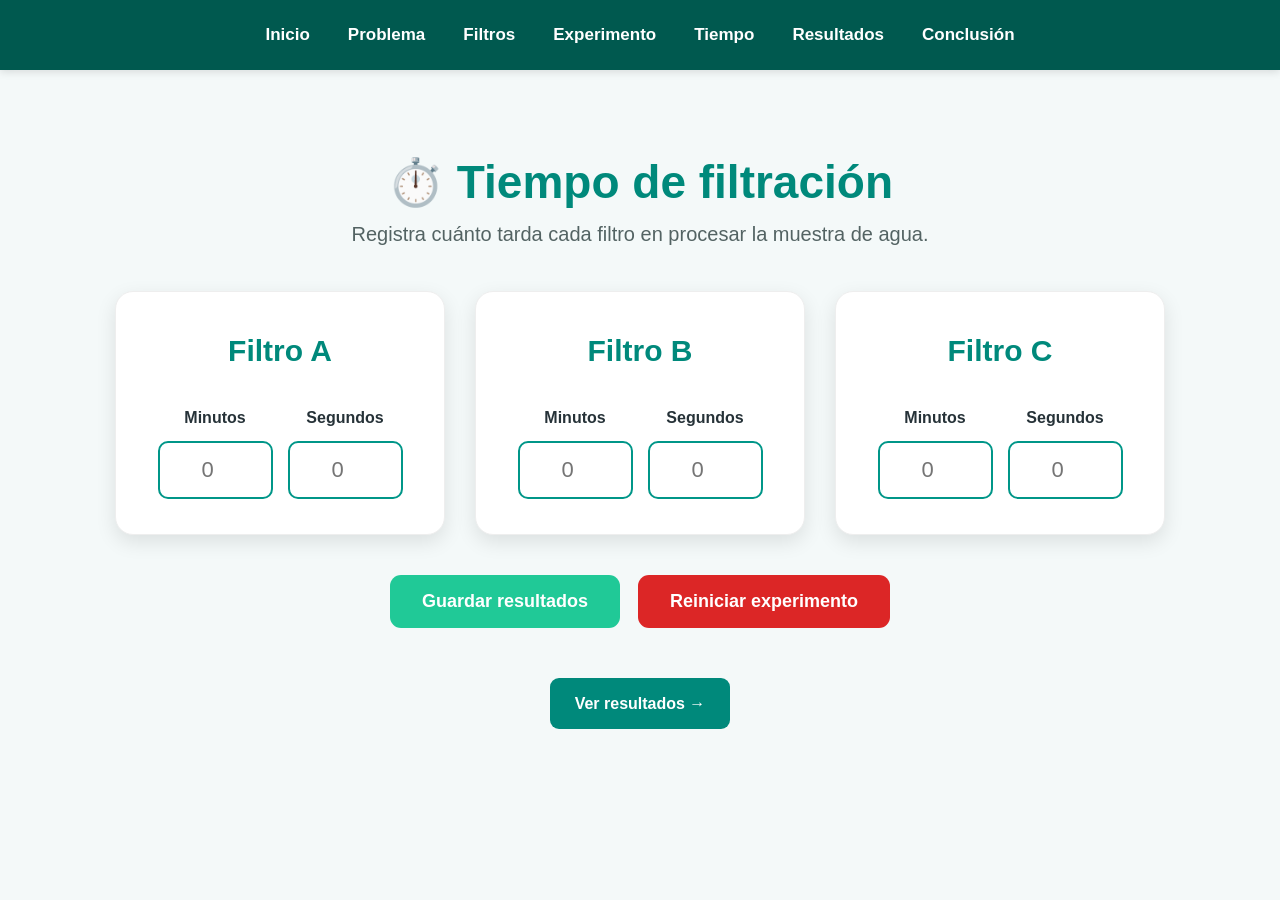
<file: tiempo.html>
<!DOCTYPE html>

<html lang="es">

<head>

<meta charset="UTF-8">

<meta name="viewport"
content="width=device-width, initial-scale=1.0">

<title>Tiempo de filtración</title>

<link rel="stylesheet" href="estilos.css">


<style>

/* =========================================
   ESTILOS SOLO PARA LA PÁGINA TIEMPO
========================================= */

body {
    margin: 0;
    background: #f4f9f9 !important;
    color: #263238;
}


/* CONTENEDOR PRINCIPAL */

.contenedor-tiempo {
    width: 92%;
    max-width: 1100px;
    margin: 60px auto;
    text-align: center;
}


/* TÍTULO */

.titulo-tiempo {
    margin-bottom: 45px;
}

.titulo-tiempo h1 {
    color: #00897b !important;
    font-size: 46px;
    margin-bottom: 12px;
}

.titulo-tiempo p {
    color: #536363 !important;
    font-size: 20px;
    margin: 0;
}


/* =========================================
   TARJETAS
========================================= */

.tarjetas-tiempo {
    display: grid;
    grid-template-columns: repeat(3, 1fr);
    gap: 30px;
}


/* TARJETA INDIVIDUAL */

.tarjeta-tiempo {
    background: white;

    border-radius: 18px;

    padding: 35px 25px;

    box-shadow:
        0 7px 20px rgba(0,0,0,0.10);

    border: 1px solid #eeeeee;
}


/* NOMBRE DEL FILTRO */

.tarjeta-tiempo h2 {
    color: #00897b;
    font-size: 30px;
    margin-top: 0;
    margin-bottom: 30px;
}


/* CAMPOS MINUTOS Y SEGUNDOS */

.campos-tiempo {
    display: flex;
    justify-content: center;
    gap: 15px;
}


/* CADA CAMPO */

.campo {
    width: 115px;
}

.campo label {
    display: block;

    font-weight: bold;

    color: #263238;

    margin-bottom: 10px;

    font-size: 16px;
}


/* INPUT */

.campo input {
    width: 100%;

    padding: 14px 8px;

    border: 2px solid #009688;

    border-radius: 10px;

    font-size: 22px;

    text-align: center;

    background: white;

    color: #333;

    outline: none;

    box-sizing: border-box;
}


/* CUANDO SE SELECCIONA */

.campo input:focus {
    border-color: #00695c;

    box-shadow:
        0 0 0 3px rgba(0,150,136,0.12);
}


/* =========================================
   BOTONES
========================================= */

.botones-tiempo {
    display: flex;

    justify-content: center;

    gap: 18px;

    margin-top: 40px;

    flex-wrap: wrap;
}


.btn-guardar,
.btn-reiniciar {
    border: none;

    border-radius: 11px;

    padding: 16px 32px;

    font-size: 18px;

    font-weight: bold;

    color: white;

    cursor: pointer;

    transition:
        transform 0.2s ease,
        opacity 0.2s ease;
}


.btn-guardar {
    background: #20c997;
}


.btn-reiniciar {
    background: #dc2626;
}


.btn-guardar:hover,
.btn-reiniciar:hover {
    transform: translateY(-2px);
    opacity: 0.90;
}


/* =========================================
   MENSAJE
========================================= */

#mensaje {
    margin-top: 25px;

    font-size: 17px;

    font-weight: bold;

    color: #00897b;
}


/* =========================================
   BOTÓN RESULTADOS
========================================= */

.ir-resultados {
    display: inline-block;

    margin-top: 25px;

    padding: 13px 25px;

    background: #00897b;

    color: white;

    text-decoration: none;

    border-radius: 9px;

    font-weight: bold;
}


.ir-resultados:hover {
    background: #00695c;
}


/* =========================================
   CELULAR
========================================= */

@media screen and (max-width: 800px) {

    .contenedor-tiempo {
        margin-top: 35px;
    }

    .titulo-tiempo h1 {
        font-size: 34px;
    }

    .titulo-tiempo p {
        font-size: 17px;
    }

    .tarjetas-tiempo {
        grid-template-columns: 1fr;
    }

    .tarjeta-tiempo {
        max-width: 430px;
        width: 100%;
        margin: auto;
        box-sizing: border-box;
    }

}


/* CELULAR PEQUEÑO */

@media screen and (max-width: 450px) {

    .campos-tiempo {
        gap: 10px;
    }

    .campo {
        width: 45%;
    }

    .botones-tiempo {
        flex-direction: column;
    }

    .btn-guardar,
    .btn-reiniciar {
        width: 100%;
    }

}

</style>

</head>



<body>


<!-- =====================================
     MENÚ
====================================== -->

<nav>

<a href="index.html">Inicio</a>

<a href="problema.html">Problema</a>

<a href="filtros.html">Filtros</a>

<a href="experimento.html">Experimento</a>

<a href="tiempo.html" class="activo">Tiempo</a>

<a href="resultados.html">Resultados</a>

<a href="conclusion.html">Conclusión</a>

</nav>



<!-- =====================================
     CONTENIDO
====================================== -->

<main class="contenedor-tiempo">


<!-- TÍTULO -->

<div class="titulo-tiempo">

<h1>
⏱️ Tiempo de filtración
</h1>

<p>
Registra cuánto tarda cada filtro en procesar la muestra de agua.
</p>

</div>



<!-- =====================================
     TARJETAS
====================================== -->

<div class="tarjetas-tiempo">


<!-- FILTRO A -->

<div class="tarjeta-tiempo">

<h2>Filtro A</h2>

<div class="campos-tiempo">


<div class="campo">

<label for="minA">
Minutos
</label>

<input
type="number"
id="minA"
min="0"
placeholder="0">

</div>


<div class="campo">

<label for="segA">
Segundos
</label>

<input
type="number"
id="segA"
min="0"
max="59"
placeholder="0">

</div>


</div>

</div>



<!-- FILTRO B -->

<div class="tarjeta-tiempo">

<h2>Filtro B</h2>

<div class="campos-tiempo">


<div class="campo">

<label for="minB">
Minutos
</label>

<input
type="number"
id="minB"
min="0"
placeholder="0">

</div>


<div class="campo">

<label for="segB">
Segundos
</label>

<input
type="number"
id="segB"
min="0"
max="59"
placeholder="0">

</div>


</div>

</div>



<!-- FILTRO C -->

<div class="tarjeta-tiempo">

<h2>Filtro C</h2>

<div class="campos-tiempo">


<div class="campo">

<label for="minC">
Minutos
</label>

<input
type="number"
id="minC"
min="0"
placeholder="0">

</div>


<div class="campo">

<label for="segC">
Segundos
</label>

<input
type="number"
id="segC"
min="0"
max="59"
placeholder="0">

</div>


</div>

</div>


</div>



<!-- =====================================
     BOTONES
====================================== -->

<div class="botones-tiempo">

<button
class="btn-guardar"
onclick="guardarTiempos()">

Guardar resultados

</button>


<button
class="btn-reiniciar"
onclick="reiniciarExperimento()">

Reiniciar experimento

</button>

</div>



<!-- MENSAJE -->

<div id="mensaje"></div>


<!-- IR A RESULTADOS -->

<a
href="resultados.html"
class="ir-resultados">

Ver resultados →

</a>


</main>



<!-- =====================================
     JAVASCRIPT
====================================== -->

<script>


/* =====================================
   GUARDAR TIEMPOS
===================================== */

function guardarTiempos() {


    const minA =
        Number(document.getElementById("minA").value) || 0;

    const segA =
        Number(document.getElementById("segA").value) || 0;


    const minB =
        Number(document.getElementById("minB").value) || 0;

    const segB =
        Number(document.getElementById("segB").value) || 0;


    const minC =
        Number(document.getElementById("minC").value) || 0;

    const segC =
        Number(document.getElementById("segC").value) || 0;



    /* VALIDAR SEGUNDOS */

    if (
        segA > 59 ||
        segB > 59 ||
        segC > 59
    ) {

        document.getElementById("mensaje").innerHTML =
        "Los segundos deben estar entre 0 y 59.";

        return;
    }



    /* VALIDAR QUE EXISTA ALGÚN TIEMPO */

    if (
        minA === 0 &&
        segA === 0 &&
        minB === 0 &&
        segB === 0 &&
        minC === 0 &&
        segC === 0
    ) {

        document.getElementById("mensaje").innerHTML =
        "Ingresa los tiempos obtenidos durante el experimento.";

        return;
    }



    /* CREAR OBJETO */

    const tiempos = {

        A: {
            minutos: minA,
            segundos: segA
        },

        B: {
            minutos: minB,
            segundos: segB
        },

        C: {
            minutos: minC,
            segundos: segC
        }

    };



    /* GUARDAR */

    localStorage.setItem(
        "tiemposFiltros",
        JSON.stringify(tiempos)
    );



    document.getElementById("mensaje").innerHTML =
    "✓ Tiempos guardados correctamente.";



    /* PASAR A RESULTADOS */

    setTimeout(function() {

        window.location.href =
        "resultados.html";

    }, 700);

}



/* =====================================
   REINICIAR EXPERIMENTO
===================================== */

function reiniciarExperimento() {


    const confirmar = confirm(
        "¿Seguro que quieres borrar todos los datos del experimento?"
    );


    if (!confirmar) {
        return;
    }



    /* BORRAR DATOS GUARDADOS */

    localStorage.removeItem(
        "tiemposFiltros"
    );

    localStorage.removeItem(
        "resultadosFiltros"
    );



    /* LIMPIAR CAMPOS */

    document.getElementById("minA").value = "";

    document.getElementById("segA").value = "";


    document.getElementById("minB").value = "";

    document.getElementById("segB").value = "";


    document.getElementById("minC").value = "";

    document.getElementById("segC").value = "";



    document.getElementById("mensaje").innerHTML =
    "✓ Experimento reiniciado. Todos los datos fueron borrados.";

}



/* =====================================
   RECUPERAR DATOS GUARDADOS
===================================== */

document.addEventListener(
    "DOMContentLoaded",
    function() {


        const datosGuardados =
            localStorage.getItem(
                "tiemposFiltros"
            );


        if (!datosGuardados) {
            return;
        }



        const tiempos =
            JSON.parse(datosGuardados);



        if (tiempos.A) {

            document.getElementById("minA").value =
                tiempos.A.minutos;

            document.getElementById("segA").value =
                tiempos.A.segundos;

        }


        if (tiempos.B) {

            document.getElementById("minB").value =
                tiempos.B.minutos;

            document.getElementById("segB").value =
                tiempos.B.segundos;

        }


        if (tiempos.C) {

            document.getElementById("minC").value =
                tiempos.C.minutos;

            document.getElementById("segC").value =
                tiempos.C.segundos;

        }


    }
);


</script>



</body>

</html>
</file>
<file: estilos.css>
/* =========================================================
   PROYECTO: FILTROS DE AGUA CON TECNOLOGÍA
   HOJA DE ESTILOS GENERAL
   Responsive: computador, tablet y celular
========================================================= */


/* =========================================================
   1. CONFIGURACIÓN GENERAL
========================================================= */

* {
    box-sizing: border-box;
    margin: 0;
    padding: 0;
}

html {
    width: 100%;
    scroll-behavior: smooth;
}

body {
    width: 100%;
    min-height: 100vh;

    font-family: Arial, Helvetica, sans-serif;

    background: #f3fafb;
    color: #17323a;

    line-height: 1.6;

    overflow-x: hidden;
}


/* =========================================================
   2. IMÁGENES
========================================================= */

img {
    max-width: 100%;
    height: auto;
    display: block;
}


/* =========================================================
   3. MENÚ DE NAVEGACIÓN
========================================================= */

nav {
    width: 100%;

    min-height: 70px;

    background: #00594f;

    display: flex;
    justify-content: center;
    align-items: center;
    flex-wrap: wrap;

    gap: 10px;

    padding: 10px 25px;

    position: sticky;
    top: 0;

    z-index: 1000;

    box-shadow: 0 2px 8px rgba(0, 0, 0, 0.12);
}


nav a {
    color: white;

    text-decoration: none;

    font-size: 17px;
    font-weight: bold;

    padding: 9px 14px;

    border-radius: 8px;

    transition: 0.25s;
}


nav a:hover {
    background: rgba(255, 255, 255, 0.18);
}


/* =========================================================
   4. LOGO
========================================================= */

.logo {
    height: 50px;
    width: auto;

    object-fit: contain;

    margin-right: 20px;
}


/* =========================================================
   5. CONTENEDORES GENERALES
========================================================= */

main,
.container,
.contenedor,
.contenedor-tiempo,
.contenedor-resultados {

    width: 92%;

    max-width: 1200px;

    margin: 60px auto;

    padding: 25px;
}


/* =========================================================
   6. TÍTULOS
========================================================= */

h1 {
    color: #00897b;

    font-size: 44px;

    line-height: 1.2;

    margin-bottom: 20px;
}


h2 {
    color: #00796b;

    font-size: 27px;

    margin-bottom: 15px;
}


h3 {
    color: #00796b;

    margin-bottom: 10px;
}


p {
    margin-bottom: 15px;
}


.titulo-tiempo,
.titulo-resultados {

    text-align: center;

    color: #00897b;

    font-size: 45px;

    line-height: 1.2;

    margin-bottom: 10px;
}


.subtitulo {

    text-align: center;

    font-size: 20px;

    margin-bottom: 40px;

    color: #334f56;
}


/* =========================================================
   7. PORTADA / HERO
========================================================= */

.hero {

    min-height: calc(100vh - 70px);

    display: flex;

    flex-direction: column;

    align-items: center;

    justify-content: center;

    text-align: center;

    padding: 50px 20px;

    background:
        linear-gradient(
            135deg,
            #e4f8f5,
            #f4fbfc
        );
}


.hero h1 {

    font-size: 52px;

    color: #007f73;

    margin-bottom: 15px;
}


.hero p {

    font-size: 21px;

    max-width: 750px;

    margin-left: auto;

    margin-right: auto;
}


/* =========================================================
   8. GOTA DE AGUA
========================================================= */

.water-drop,
.gota {

    font-size: 75px;

    margin-bottom: 15px;

    animation: flotar 2.5s ease-in-out infinite;
}


@keyframes flotar {

    0%,
    100% {
        transform: translateY(0);
    }

    50% {
        transform: translateY(-10px);
    }
}


/* =========================================================
   9. TARJETAS GENERALES
========================================================= */

.cards,
.tarjetas {

    display: grid;

    grid-template-columns:
        repeat(3, minmax(0, 1fr));

    gap: 25px;

    margin-top: 30px;
}


.card,
.tarjeta {

    background: white;

    border-radius: 16px;

    padding: 25px;

    box-shadow:
        0 5px 18px rgba(0, 0, 0, 0.09);

    transition:
        transform 0.25s,
        box-shadow 0.25s;
}


.card:hover,
.tarjeta:hover {

    transform: translateY(-5px);

    box-shadow:
        0 9px 25px rgba(0, 0, 0, 0.13);
}


/* =========================================================
   10. TARJETAS DE TIEMPO
========================================================= */

.tarjetas-tiempo {

    display: grid;

    grid-template-columns:
        repeat(3, minmax(0, 1fr));

    gap: 25px;

    margin-top: 30px;
}


.tarjeta-tiempo {

    background: white;

    border-radius: 16px;

    padding: 25px;

    text-align: center;

    box-shadow:
        0 5px 18px rgba(0, 0, 0, 0.09);
}


.tarjeta-tiempo h2 {

    color: #00897b;
}


/* =========================================================
   11. CAMPOS DE TIEMPO
========================================================= */

.campos-tiempo {

    display: flex;

    justify-content: center;

    align-items: center;

    gap: 12px;

    margin-top: 20px;
}


.campo {

    display: flex;

    flex-direction: column;

    align-items: center;
}


.campo label {

    font-size: 14px;

    font-weight: bold;

    margin-bottom: 6px;
}


.campo input {

    width: 90px;

    padding: 12px;

    font-size: 18px;

    text-align: center;

    border: 2px solid #00897b;

    border-radius: 8px;

    background: white;
}


/* =========================================================
   12. INPUTS Y SELECT
========================================================= */

input,
select {

    font-family: inherit;
}


input:focus,
select:focus {

    outline: 3px solid rgba(0, 137, 123, 0.18);

    border-color: #00897b;
}


.entrada-volumen {

    width: 85px;

    padding: 8px;

    text-align: center;

    border: 1px solid #00897b;

    border-radius: 6px;

    font-size: 16px;
}


.apariencia {

    padding: 8px;

    border: 1px solid #00897b;

    border-radius: 6px;

    background: white;

    font-size: 15px;
}


/* =========================================================
   13. BOTONES
========================================================= */

.boton,
.boton-guardar,
button {

    display: inline-block;

    background: #00897b;

    color: white;

    border: none;

    padding: 14px 25px;

    border-radius: 9px;

    font-size: 17px;

    font-weight: 600;

    text-decoration: none;

    cursor: pointer;

    transition: 0.25s;
}


.boton:hover,
.boton-guardar:hover,
button:hover {

    background: #00695c;

    transform: translateY(-2px);
}


.botonera {

    text-align: center;

    margin-top: 35px;
}


.botones {

    margin-top: 35px;

    display: flex;

    justify-content: flex-start;

    align-items: center;

    flex-wrap: wrap;

    gap: 15px;
}


/* =========================================================
   14. MENSAJES
========================================================= */

#mensaje {

    text-align: center;

    color: #00796b;

    font-weight: bold;

    margin-top: 20px;

    font-size: 18px;
}


/* =========================================================
   15. TABLAS
========================================================= */

.tabla-resultados,
table {

    width: 100%;

    border-collapse: collapse;

    background: white;

    margin-top: 20px;

    border-radius: 12px;

    overflow: hidden;

    box-shadow:
        0 4px 15px rgba(0, 0, 0, 0.07);
}


.tabla-resultados th,
table th {

    background: #00897b;

    color: white;

    padding: 16px 12px;

    font-size: 17px;

    text-align: center;
}


.tabla-resultados td,
table td {

    padding: 16px 12px;

    text-align: center;

    border: 1px solid #dddddd;

    font-size: 16px;
}


/* =========================================================
   16. RESUMEN DE RESULTADOS
========================================================= */

.resumen {

    margin-top: 35px;

    background: white;

    border-radius: 15px;

    padding: 25px;

    box-shadow:
        0 4px 12px rgba(0, 0, 0, 0.08);

    border-left: 5px solid #00897b;
}


.resumen h2 {

    color: #00897b;
}


/* =========================================================
   17. CONCLUSIONES
========================================================= */

.conclusion {

    background: white;

    border-radius: 16px;

    padding: 30px;

    margin-top: 25px;

    box-shadow:
        0 5px 18px rgba(0, 0, 0, 0.08);
}


/* =========================================================
   18. ADVERTENCIA DE SEGURIDAD
========================================================= */

.warning,
.advertencia {

    background: #fff8e1;

    border-left: 5px solid #f9a825;

    padding: 20px;

    border-radius: 10px;

    margin-top: 25px;
}


/* =========================================================
   19. LISTAS
========================================================= */

ul,
ol {

    padding-left: 25px;

    margin-bottom: 20px;
}


li {

    margin-bottom: 8px;
}


/* =========================================================
   20. TABLET
   Pantallas menores a 900 px
========================================================= */

@media screen and (max-width: 900px) {

    nav {

        min-height: auto;

        padding: 10px 12px;

        gap: 5px 8px;
    }


    nav a {

        font-size: 15px;

        padding: 7px 10px;
    }


    .logo {

        height: 42px;

        margin-right: 8px;
    }


    main,
    .container,
    .contenedor,
    .contenedor-tiempo,
    .contenedor-resultados {

        width: 94%;

        margin: 40px auto;

        padding: 20px;
    }


    h1,
    .titulo-tiempo,
    .titulo-resultados {

        font-size: 38px;
    }


    .hero h1 {

        font-size: 43px;
    }


    .cards,
    .tarjetas {

        grid-template-columns:
            repeat(2, minmax(0, 1fr));
    }


    .tarjetas-tiempo {

        grid-template-columns: 1fr;
    }

}


/* =========================================================
   21. CELULAR
   Pantallas menores a 600 px
========================================================= */

@media screen and (max-width: 600px) {

    body {

        font-size: 16px;

        line-height: 1.5;
    }


    /* -----------------------------
       MENÚ MÓVIL
    ----------------------------- */

    nav {

        position: relative;

        width: 100%;

        min-height: auto;

        display: grid;

        grid-template-columns:
            repeat(2, minmax(0, 1fr));

        gap: 5px;

        padding: 8px;
    }


    nav a {

        width: 100%;

        font-size: 13px;

        padding: 8px 4px;

        text-align: center;

        border-radius: 6px;
    }


    nav a:hover {

        transform: none;
    }


    /* -----------------------------
       LOGO EN CELULAR
    ----------------------------- */

    nav a:has(.logo) {

        grid-column: 1 / -1;

        display: flex;

        justify-content: center;

        align-items: center;
    }


    .logo {

        height: 42px;

        width: auto;

        margin: 2px auto;
    }


    /* -----------------------------
       CONTENIDO
    ----------------------------- */

    main,
    .container,
    .contenedor,
    .contenedor-tiempo,
    .contenedor-resultados {

        width: 100%;

        max-width: 100%;

        margin: 20px auto;

        padding: 15px;
    }


    /* -----------------------------
       TÍTULOS
    ----------------------------- */

    h1,
    .titulo-tiempo,
    .titulo-resultados {

        font-size: 29px !important;

        line-height: 1.2;

        text-align: center;

        overflow-wrap: break-word;
    }


    h2 {

        font-size: 22px;
    }


    h3 {

        font-size: 19px;
    }


    .subtitulo {

        font-size: 16px;

        line-height: 1.5;

        margin-bottom: 25px;
    }


    /* -----------------------------
       PORTADA
    ----------------------------- */

    .hero {

        min-height: auto;

        padding: 45px 18px;
    }


    .hero h1 {

        font-size: 32px !important;
    }


    .hero p {

        font-size: 17px;
    }


    .water-drop,
    .gota {

        font-size: 55px;
    }


    /* -----------------------------
       TARJETAS
    ----------------------------- */

    .cards,
    .tarjetas,
    .tarjetas-tiempo {

        display: grid;

        grid-template-columns: 1fr;

        gap: 15px;

        width: 100%;
    }


    .card,
    .tarjeta,
    .tarjeta-tiempo {

        width: 100%;

        padding: 20px;

        margin: 0;
    }


    /* -----------------------------
       TIEMPOS
    ----------------------------- */

    .campos-tiempo {

        display: flex;

        justify-content: center;

        flex-wrap: wrap;

        gap: 12px;
    }


    .campo {

        flex: 1;

        min-width: 100px;
    }


    .campo input {

        width: 100%;

        max-width: 130px;

        min-height: 48px;

        font-size: 18px;
    }


    /* -----------------------------
       BOTONES
    ----------------------------- */

    .botonera {

        width: 100%;
    }


    .botones {

        display: flex;

        flex-direction: column;

        width: 100%;

        gap: 10px;
    }


    .boton,
    .boton-guardar,
    button {

        width: 100%;

        min-height: 48px;

        padding: 13px 15px;

        text-align: center;

        font-size: 16px;
    }


    /* -----------------------------
       TABLA DE RESULTADOS
       En celular se transforma
       en tarjetas
    ----------------------------- */

    .tabla-resultados {

        display: block;

        width: 100%;

        background: transparent;

        box-shadow: none;
    }


    .tabla-resultados thead {

        display: none;
    }


    .tabla-resultados tbody {

        display: block;

        width: 100%;
    }


    .tabla-resultados tr {

        display: block;

        width: 100%;

        background: white;

        margin-bottom: 18px;

        padding: 10px;

        border-radius: 14px;

        box-shadow:
            0 4px 14px rgba(0, 0, 0, 0.08);
    }


    .tabla-resultados td {

        display: flex;

        justify-content: space-between;

        align-items: center;

        gap: 12px;

        width: 100%;

        padding: 11px 8px;

        border: none;

        border-bottom: 1px solid #eeeeee;

        text-align: right;

        font-size: 15px;
    }


    .tabla-resultados td:last-child {

        border-bottom: none;
    }


    /*
       Agrega automáticamente el nombre
       de cada dato en el celular
    */

    .tabla-resultados td:nth-child(1)::before {

        content: "Muestra";

        font-weight: bold;

        color: #00796b;
    }


    .tabla-resultados td:nth-child(2)::before {

        content: "Volumen inicial";

        font-weight: bold;

        color: #00796b;
    }


    .tabla-resultados td:nth-child(3)::before {

        content: "Tiempo";

        font-weight: bold;

        color: #00796b;
    }


    .tabla-resultados td:nth-child(4)::before {

        content: "Volumen recuperado";

        font-weight: bold;

        color: #00796b;
    }


    .tabla-resultados td:nth-child(5)::before {

        content: "Flujo";

        font-weight: bold;

        color: #00796b;
    }


    .tabla-resultados td:nth-child(6)::before {

        content: "Apariencia";

        font-weight: bold;

        color: #00796b;
    }


    /* INPUT DEL VOLUMEN */

    .entrada-volumen {

        width: 70px;

        min-height: 42px;

        font-size: 16px;
    }


    /* SELECT DE APARIENCIA */

    .apariencia {

        max-width: 150px;

        min-height: 42px;

        font-size: 14px;
    }


    /* -----------------------------
       RESUMEN
    ----------------------------- */

    .resumen,
    .conclusion {

        width: 100%;

        padding: 20px;

        margin-top: 25px;
    }


    /* -----------------------------
       ADVERTENCIAS
    ----------------------------- */

    .warning,
    .advertencia {

        padding: 17px;

        font-size: 15px;
    }

}


/* =========================================================
   22. CELULARES MUY PEQUEÑOS
   Ej. 320 - 400 px
========================================================= */

@media screen and (max-width: 400px) {

    nav a {

        font-size: 12px;

        padding: 7px 2px;
    }


    h1,
    .titulo-tiempo,
    .titulo-resultados {

        font-size: 26px !important;
    }


    .hero h1 {

        font-size: 28px !important;
    }


    .hero p {

        font-size: 16px;
    }


    main,
    .container,
    .contenedor,
    .contenedor-tiempo,
    .contenedor-resultados {

        padding: 12px;
    }


    .card,
    .tarjeta,
    .tarjeta-tiempo {

        padding: 17px;
    }


    .tabla-resultados td {

        font-size: 14px;

        gap: 8px;
    }


    .tabla-resultados td::before {

        max-width: 45%;

        text-align: left;
    }


    .apariencia {

        max-width: 135px;
    }


    /* PÁGINA ACTIVA DEL MENÚ */
nav a.activo {
    background-color: white !important;
    color: #00897b !important;
    border-radius: 8px;
    padding: 8px 14px;
    box-shadow: 0 2px 10px rgba(255, 255, 255, 0.7);
}
}
</file>
